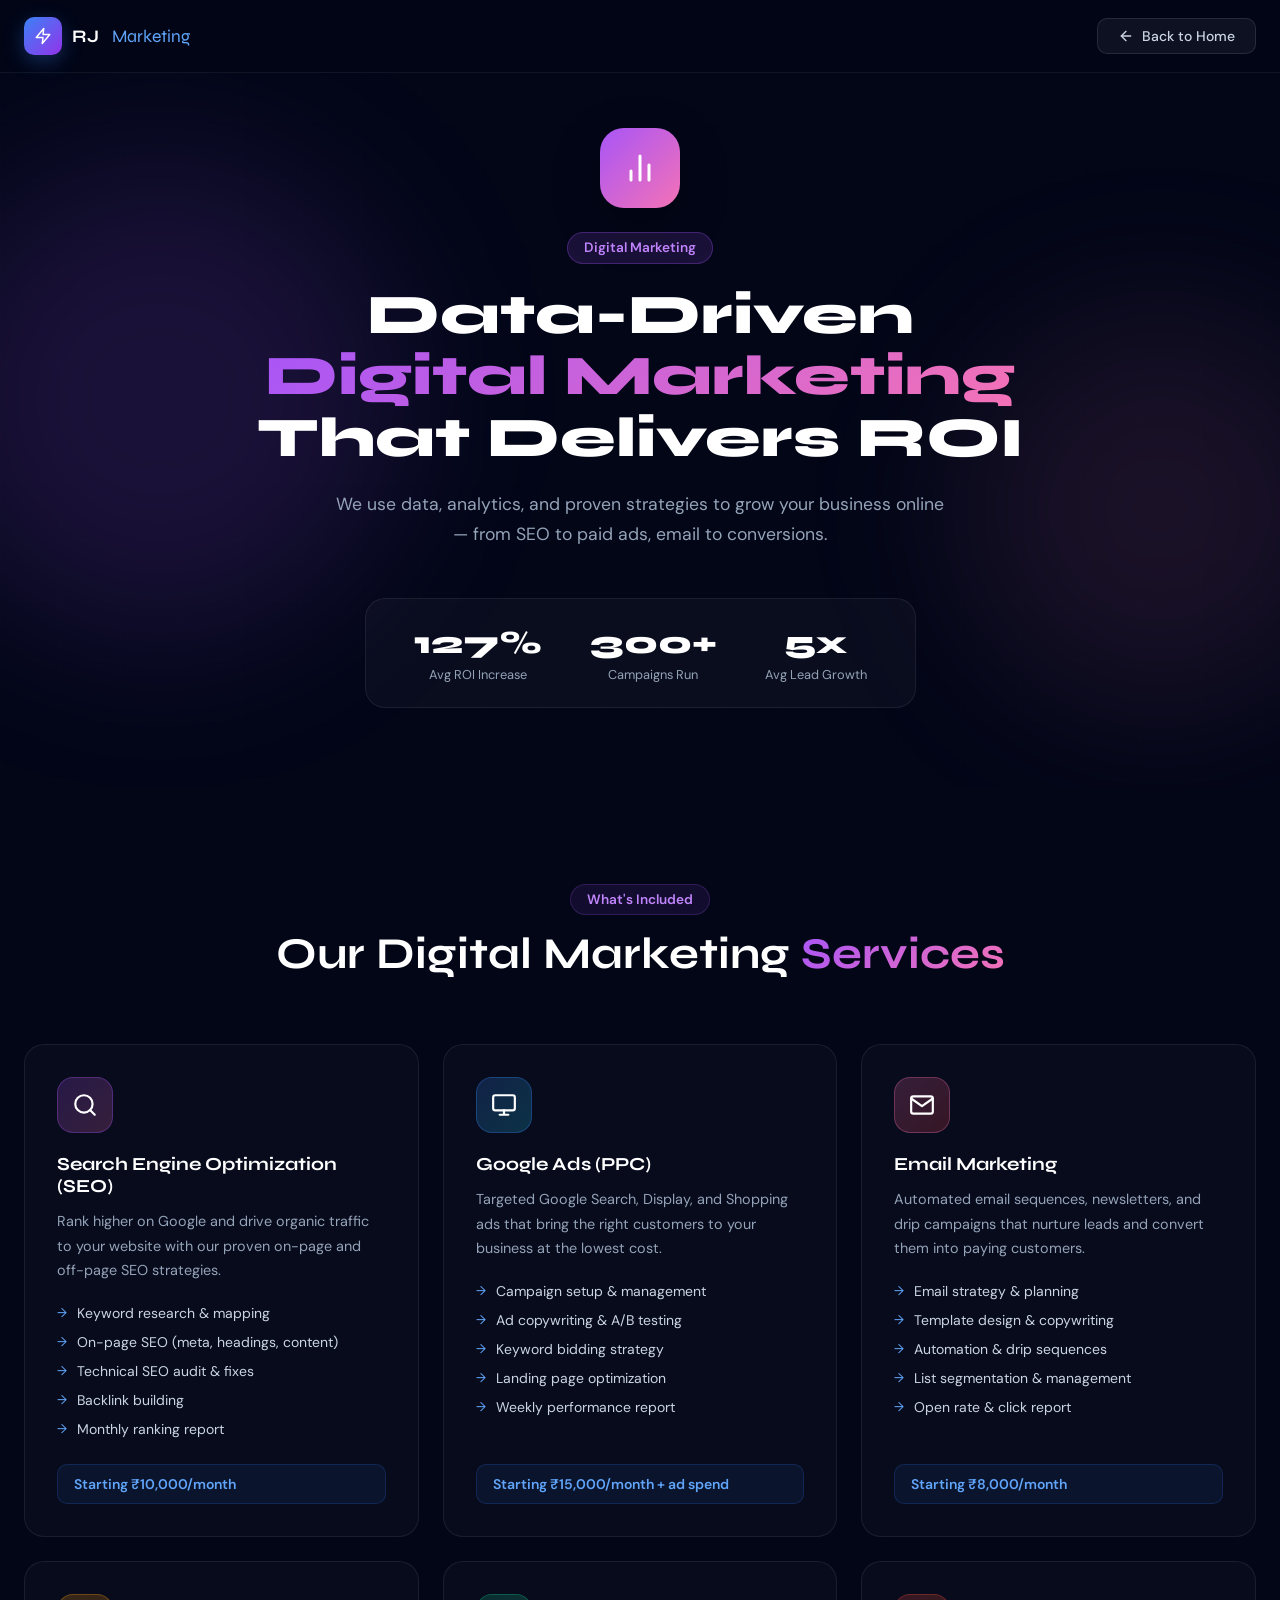
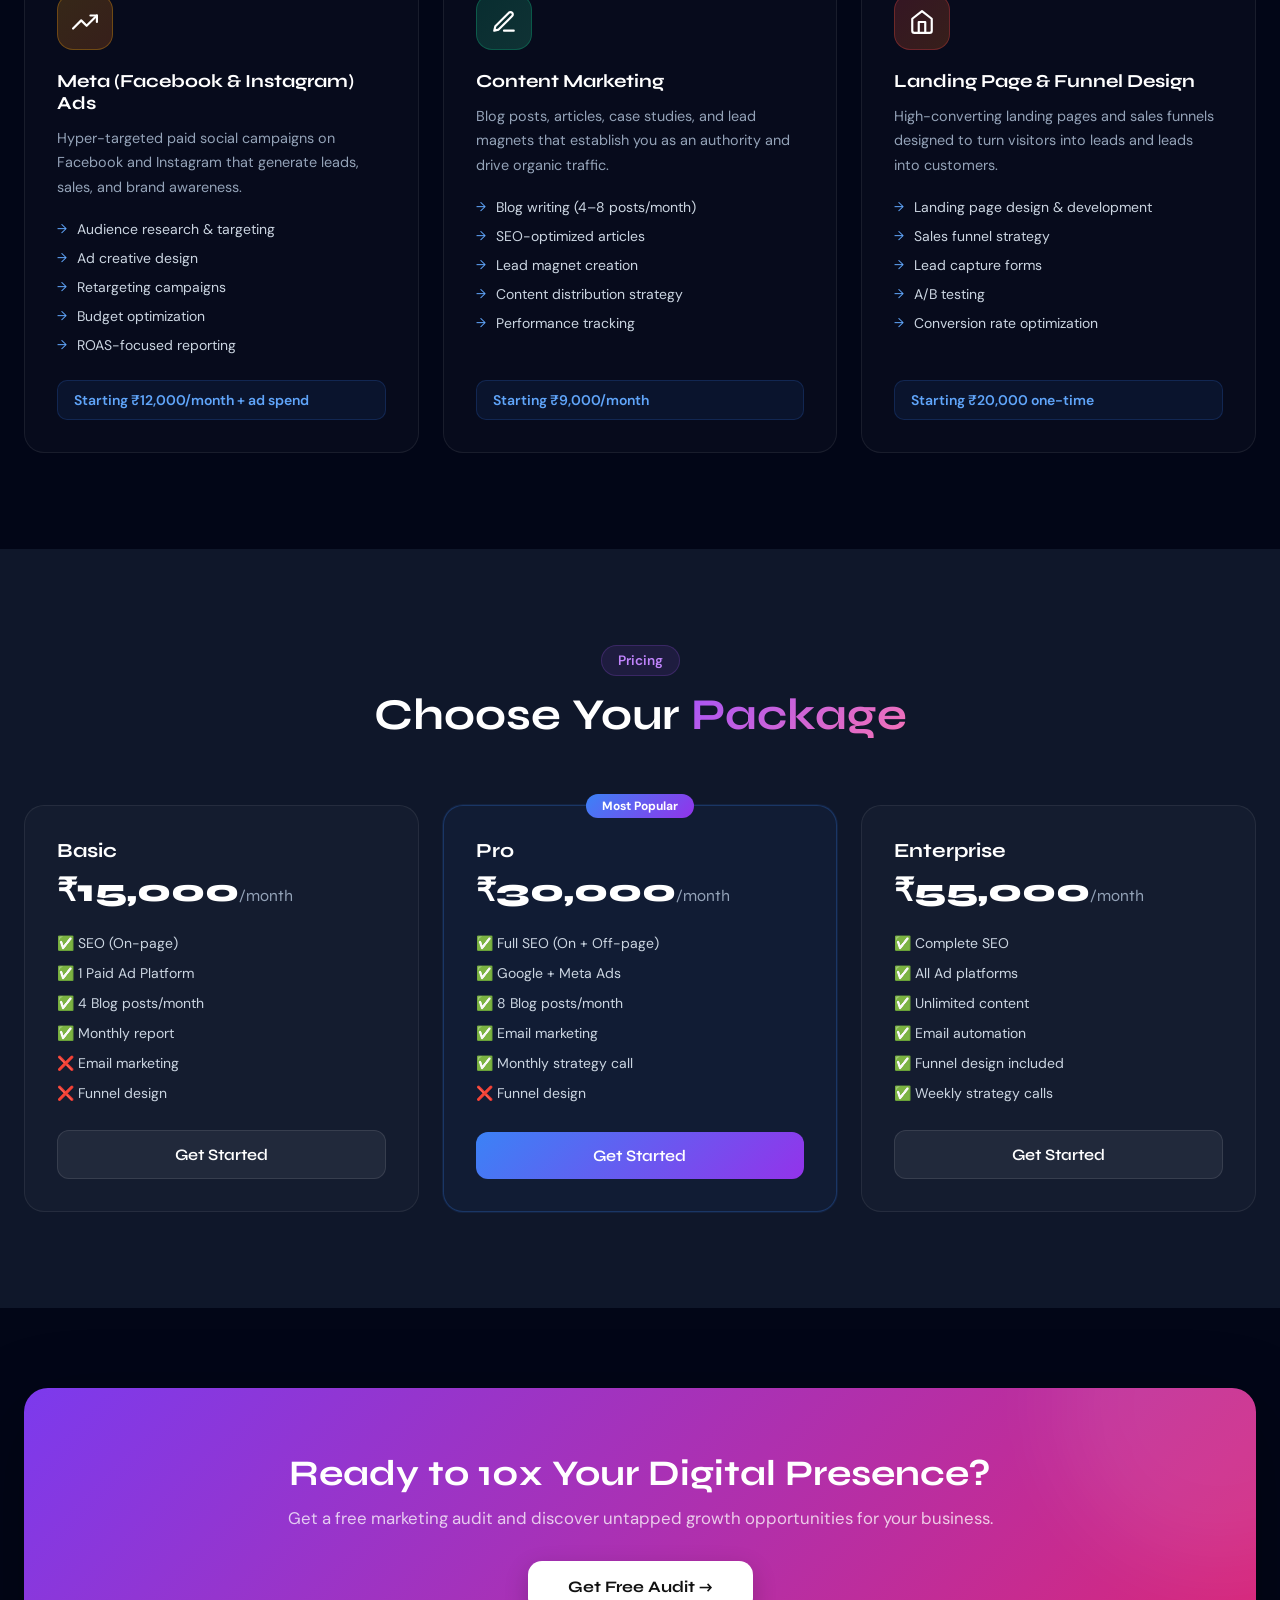
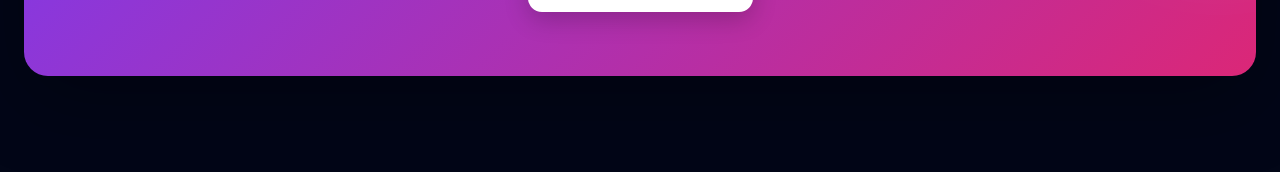
<file: digital-marketing.html>
<!DOCTYPE html>
<html lang="en">
<head>
  <meta charset="UTF-8" />
  <meta name="viewport" content="width=device-width, initial-scale=1.0"/>
  <title>Digital Marketing — RJ Marketing</title>
  <link rel="preconnect" href="https://fonts.googleapis.com">
  <link href="https://fonts.googleapis.com/css2?family=Syne:wght@400;500;600;700;800&family=DM+Sans:ital,opsz,wght@0,9..40,300;0,9..40,400;0,9..40,500;1,9..40,300&display=swap" rel="stylesheet">
  <link rel="stylesheet" href="service-style.css">
</head>
<body>

<nav id="navbar">
  <div class="container">
    <div class="nav-inner">
      <a class="nav-logo" href="index.html">
        <div class="nav-logo-icon">
          <svg viewBox="0 0 24 24"><polygon points="13 2 3 14 12 14 11 22 21 10 12 10 13 2"/></svg>
        </div>
        <span class="bold">RJ</span><span class="light">Marketing</span>
      </a>
      <a href="index.html" class="btn-back">
        <svg viewBox="0 0 24 24"><line x1="19" y1="12" x2="5" y2="12"/><polyline points="12 19 5 12 12 5"/></svg>
        Back to Home
      </a>
    </div>
  </div>
</nav>

<section class="service-hero">
  <div class="hero-blobs">
    <div class="blob b1" style="background:rgba(168,85,247,0.15)"></div>
    <div class="blob b2" style="background:rgba(244,114,182,0.1)"></div>
  </div>
  <div class="container hero-content">
    <div class="hero-icon-wrap" style="background:linear-gradient(135deg,#a855f7,#f472b6);">
      <svg viewBox="0 0 24 24"><line x1="18" y1="20" x2="18" y2="10"/><line x1="12" y1="20" x2="12" y2="4"/><line x1="6" y1="20" x2="6" y2="14"/></svg>
    </div>
    <div class="hero-badge" style="background:rgba(168,85,247,0.15);border-color:rgba(168,85,247,0.3);color:#c084fc;">Digital Marketing</div>
    <h1>Data-Driven <span style="background:linear-gradient(135deg,#a855f7,#f472b6);-webkit-background-clip:text;-webkit-text-fill-color:transparent;">Digital Marketing</span> That Delivers ROI</h1>
    <p>We use data, analytics, and proven strategies to grow your business online — from SEO to paid ads, email to conversions.</p>
    <div class="hero-stats">
      <div class="hs"><span>127%</span><p>Avg ROI Increase</p></div>
      <div class="hs"><span>300+</span><p>Campaigns Run</p></div>
      <div class="hs"><span>5x</span><p>Avg Lead Growth</p></div>
    </div>
  </div>
</section>

<section class="services-section">
  <div class="container">
    <div class="section-title fade-up">
      <span class="stag" style="background:rgba(168,85,247,0.1);border:1px solid rgba(168,85,247,0.2);color:#c084fc;">What's Included</span>
      <h2>Our Digital Marketing <span style="background:linear-gradient(135deg,#a855f7,#f472b6);-webkit-background-clip:text;-webkit-text-fill-color:transparent;">Services</span></h2>
    </div>

    <div class="services-grid">

      <div class="scard fade-up">
        <div class="scard-icon" style="background:linear-gradient(135deg,rgba(168,85,247,0.2),rgba(244,114,182,0.2));border:1px solid rgba(168,85,247,0.3);">
          <svg viewBox="0 0 24 24"><circle cx="11" cy="11" r="8"/><line x1="21" y1="21" x2="16.65" y2="16.65"/></svg>
        </div>
        <h3>Search Engine Optimization (SEO)</h3>
        <p>Rank higher on Google and drive organic traffic to your website with our proven on-page and off-page SEO strategies.</p>
        <ul class="feature-list">
          <li>Keyword research & mapping</li>
          <li>On-page SEO (meta, headings, content)</li>
          <li>Technical SEO audit & fixes</li>
          <li>Backlink building</li>
          <li>Monthly ranking report</li>
        </ul>
        <div class="price-tag">Starting ₹10,000/month</div>
      </div>

      <div class="scard fade-up" style="transition-delay:0.1s">
        <div class="scard-icon" style="background:linear-gradient(135deg,rgba(59,130,246,0.2),rgba(34,211,238,0.2));border:1px solid rgba(59,130,246,0.3);">
          <svg viewBox="0 0 24 24"><rect x="2" y="3" width="20" height="14" rx="2"/><path d="M8 21h8M12 17v4"/></svg>
        </div>
        <h3>Google Ads (PPC)</h3>
        <p>Targeted Google Search, Display, and Shopping ads that bring the right customers to your business at the lowest cost.</p>
        <ul class="feature-list">
          <li>Campaign setup & management</li>
          <li>Ad copywriting & A/B testing</li>
          <li>Keyword bidding strategy</li>
          <li>Landing page optimization</li>
          <li>Weekly performance report</li>
        </ul>
        <div class="price-tag">Starting ₹15,000/month + ad spend</div>
      </div>

      <div class="scard fade-up" style="transition-delay:0.2s">
        <div class="scard-icon" style="background:linear-gradient(135deg,rgba(244,114,182,0.2),rgba(239,68,68,0.2));border:1px solid rgba(244,114,182,0.3);">
          <svg viewBox="0 0 24 24"><path d="M4 4h16c1.1 0 2 .9 2 2v12c0 1.1-.9 2-2 2H4c-1.1 0-2-.9-2-2V6c0-1.1.9-2 2-2z"/><polyline points="22,6 12,13 2,6"/></svg>
        </div>
        <h3>Email Marketing</h3>
        <p>Automated email sequences, newsletters, and drip campaigns that nurture leads and convert them into paying customers.</p>
        <ul class="feature-list">
          <li>Email strategy & planning</li>
          <li>Template design & copywriting</li>
          <li>Automation & drip sequences</li>
          <li>List segmentation & management</li>
          <li>Open rate & click report</li>
        </ul>
        <div class="price-tag">Starting ₹8,000/month</div>
      </div>

      <div class="scard fade-up" style="transition-delay:0.3s">
        <div class="scard-icon" style="background:linear-gradient(135deg,rgba(245,158,11,0.2),rgba(249,115,22,0.2));border:1px solid rgba(245,158,11,0.3);">
          <svg viewBox="0 0 24 24"><polyline points="23 6 13.5 15.5 8.5 10.5 1 18"/><polyline points="17 6 23 6 23 12"/></svg>
        </div>
        <h3>Meta (Facebook & Instagram) Ads</h3>
        <p>Hyper-targeted paid social campaigns on Facebook and Instagram that generate leads, sales, and brand awareness.</p>
        <ul class="feature-list">
          <li>Audience research & targeting</li>
          <li>Ad creative design</li>
          <li>Retargeting campaigns</li>
          <li>Budget optimization</li>
          <li>ROAS-focused reporting</li>
        </ul>
        <div class="price-tag">Starting ₹12,000/month + ad spend</div>
      </div>

      <div class="scard fade-up" style="transition-delay:0.1s">
        <div class="scard-icon" style="background:linear-gradient(135deg,rgba(16,185,129,0.2),rgba(52,211,153,0.2));border:1px solid rgba(16,185,129,0.3);">
          <svg viewBox="0 0 24 24"><path d="M12 20h9"/><path d="M16.5 3.5a2.121 2.121 0 0 1 3 3L7 19l-4 1 1-4L16.5 3.5z"/></svg>
        </div>
        <h3>Content Marketing</h3>
        <p>Blog posts, articles, case studies, and lead magnets that establish you as an authority and drive organic traffic.</p>
        <ul class="feature-list">
          <li>Blog writing (4–8 posts/month)</li>
          <li>SEO-optimized articles</li>
          <li>Lead magnet creation</li>
          <li>Content distribution strategy</li>
          <li>Performance tracking</li>
        </ul>
        <div class="price-tag">Starting ₹9,000/month</div>
      </div>

      <div class="scard fade-up" style="transition-delay:0.2s">
        <div class="scard-icon" style="background:linear-gradient(135deg,rgba(239,68,68,0.2),rgba(249,115,22,0.2));border:1px solid rgba(239,68,68,0.3);">
          <svg viewBox="0 0 24 24"><path d="M3 9l9-7 9 7v11a2 2 0 0 1-2 2H5a2 2 0 0 1-2-2z"/><polyline points="9 22 9 12 15 12 15 22"/></svg>
        </div>
        <h3>Landing Page & Funnel Design</h3>
        <p>High-converting landing pages and sales funnels designed to turn visitors into leads and leads into customers.</p>
        <ul class="feature-list">
          <li>Landing page design & development</li>
          <li>Sales funnel strategy</li>
          <li>Lead capture forms</li>
          <li>A/B testing</li>
          <li>Conversion rate optimization</li>
        </ul>
        <div class="price-tag">Starting ₹20,000 one-time</div>
      </div>

    </div>
  </div>
</section>

<section class="packages-section">
  <div class="container">
    <div class="section-title fade-up">
      <span class="stag" style="background:rgba(168,85,247,0.1);border:1px solid rgba(168,85,247,0.2);color:#c084fc;">Pricing</span>
      <h2>Choose Your <span style="background:linear-gradient(135deg,#a855f7,#f472b6);-webkit-background-clip:text;-webkit-text-fill-color:transparent;">Package</span></h2>
    </div>
    <div class="pkg-grid">
      <div class="pkg-card fade-up">
        <div class="pkg-header"><h3>Basic</h3><div class="pkg-price">₹15,000<span>/month</span></div></div>
        <ul>
          <li>✅ SEO (On-page)</li>
          <li>✅ 1 Paid Ad Platform</li>
          <li>✅ 4 Blog posts/month</li>
          <li>✅ Monthly report</li>
          <li>❌ Email marketing</li>
          <li>❌ Funnel design</li>
        </ul>
        <a href="index.html#contact" class="pkg-btn">Get Started</a>
      </div>
      <div class="pkg-card featured fade-up" style="transition-delay:0.1s">
        <div class="pkg-badge">Most Popular</div>
        <div class="pkg-header"><h3>Pro</h3><div class="pkg-price">₹30,000<span>/month</span></div></div>
        <ul>
          <li>✅ Full SEO (On + Off-page)</li>
          <li>✅ Google + Meta Ads</li>
          <li>✅ 8 Blog posts/month</li>
          <li>✅ Email marketing</li>
          <li>✅ Monthly strategy call</li>
          <li>❌ Funnel design</li>
        </ul>
        <a href="index.html#contact" class="pkg-btn featured-btn">Get Started</a>
      </div>
      <div class="pkg-card fade-up" style="transition-delay:0.2s">
        <div class="pkg-header"><h3>Enterprise</h3><div class="pkg-price">₹55,000<span>/month</span></div></div>
        <ul>
          <li>✅ Complete SEO</li>
          <li>✅ All Ad platforms</li>
          <li>✅ Unlimited content</li>
          <li>✅ Email automation</li>
          <li>✅ Funnel design included</li>
          <li>✅ Weekly strategy calls</li>
        </ul>
        <a href="index.html#contact" class="pkg-btn">Get Started</a>
      </div>
    </div>
  </div>
</section>

<section class="cta-section">
  <div class="container">
    <div class="cta-box fade-up" style="background:linear-gradient(135deg,#7c3aed,#db2777);">
      <h2>Ready to 10x Your Digital Presence?</h2>
      <p>Get a free marketing audit and discover untapped growth opportunities for your business.</p>
      <a href="index.html#contact" class="cta-btn">Get Free Audit →</a>
    </div>
  </div>
</section>

<script src="service-script.js"></script>
</body>
</html>
</file>
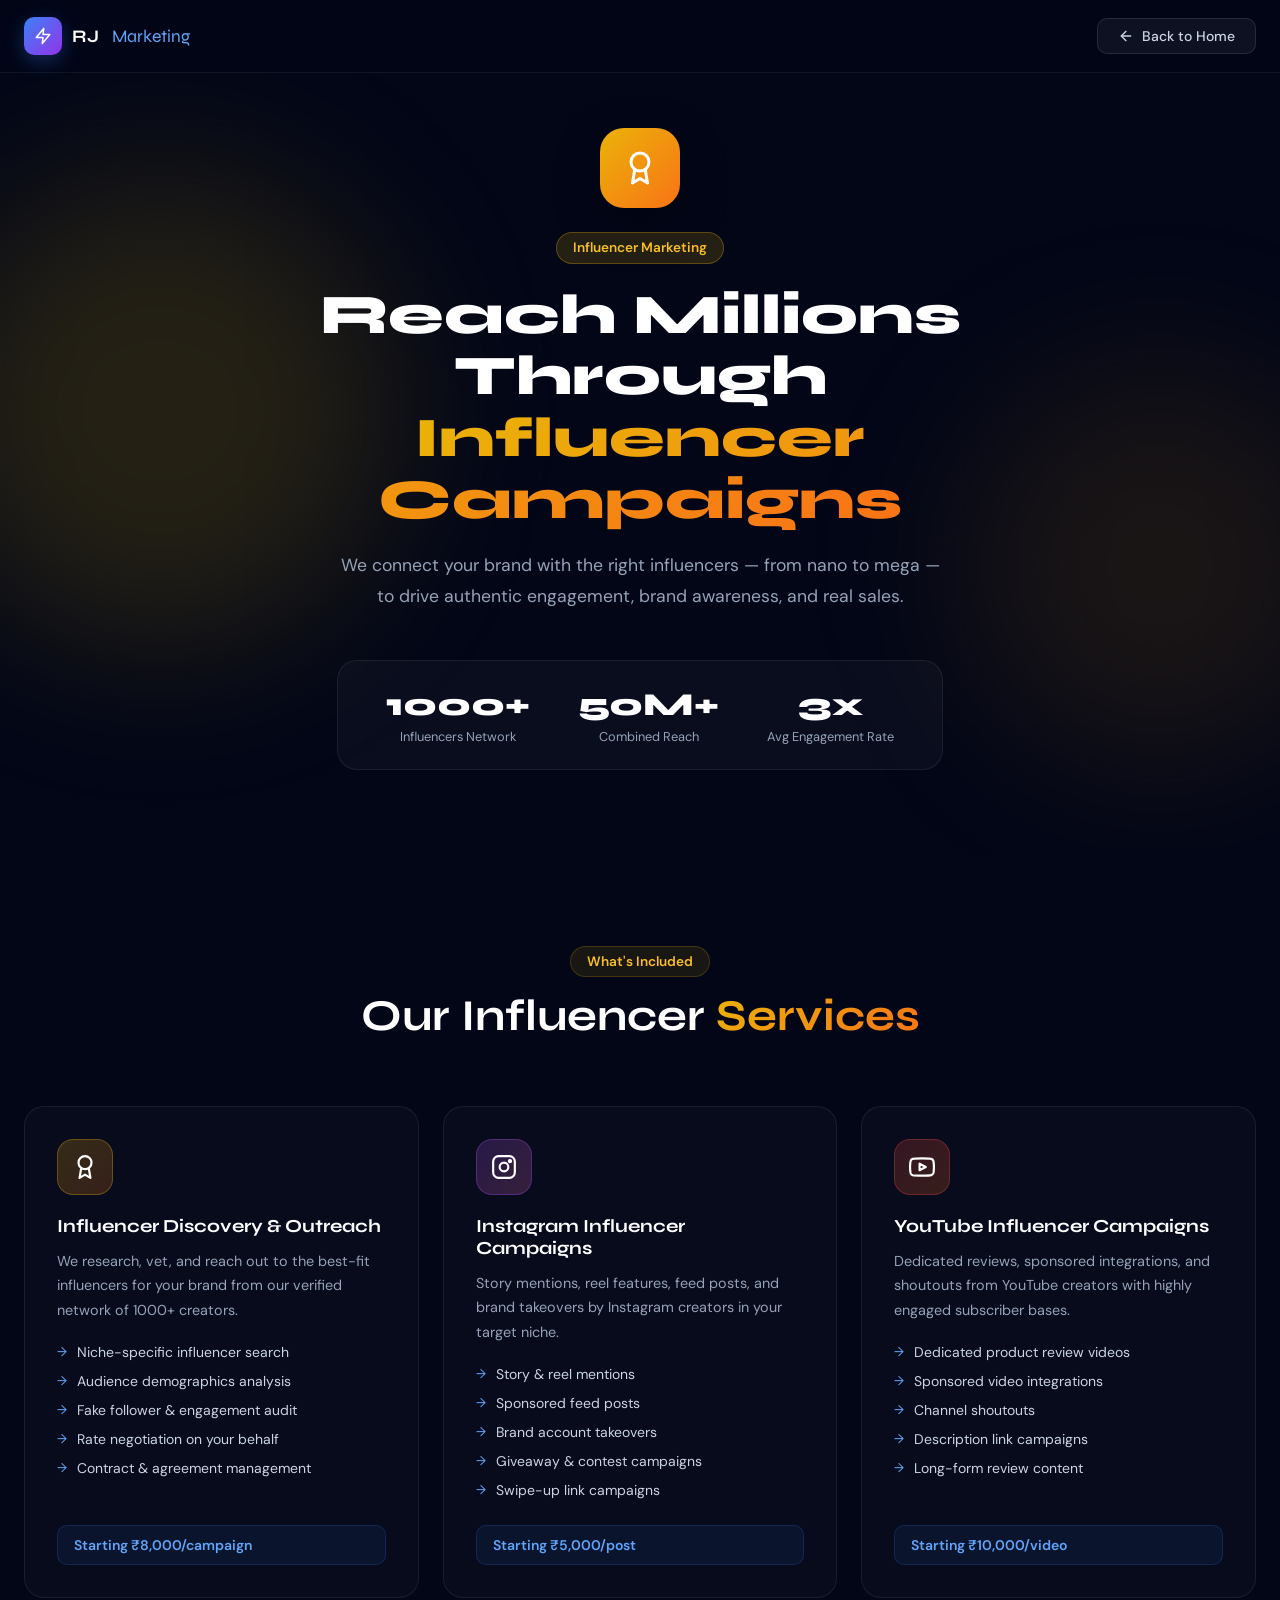
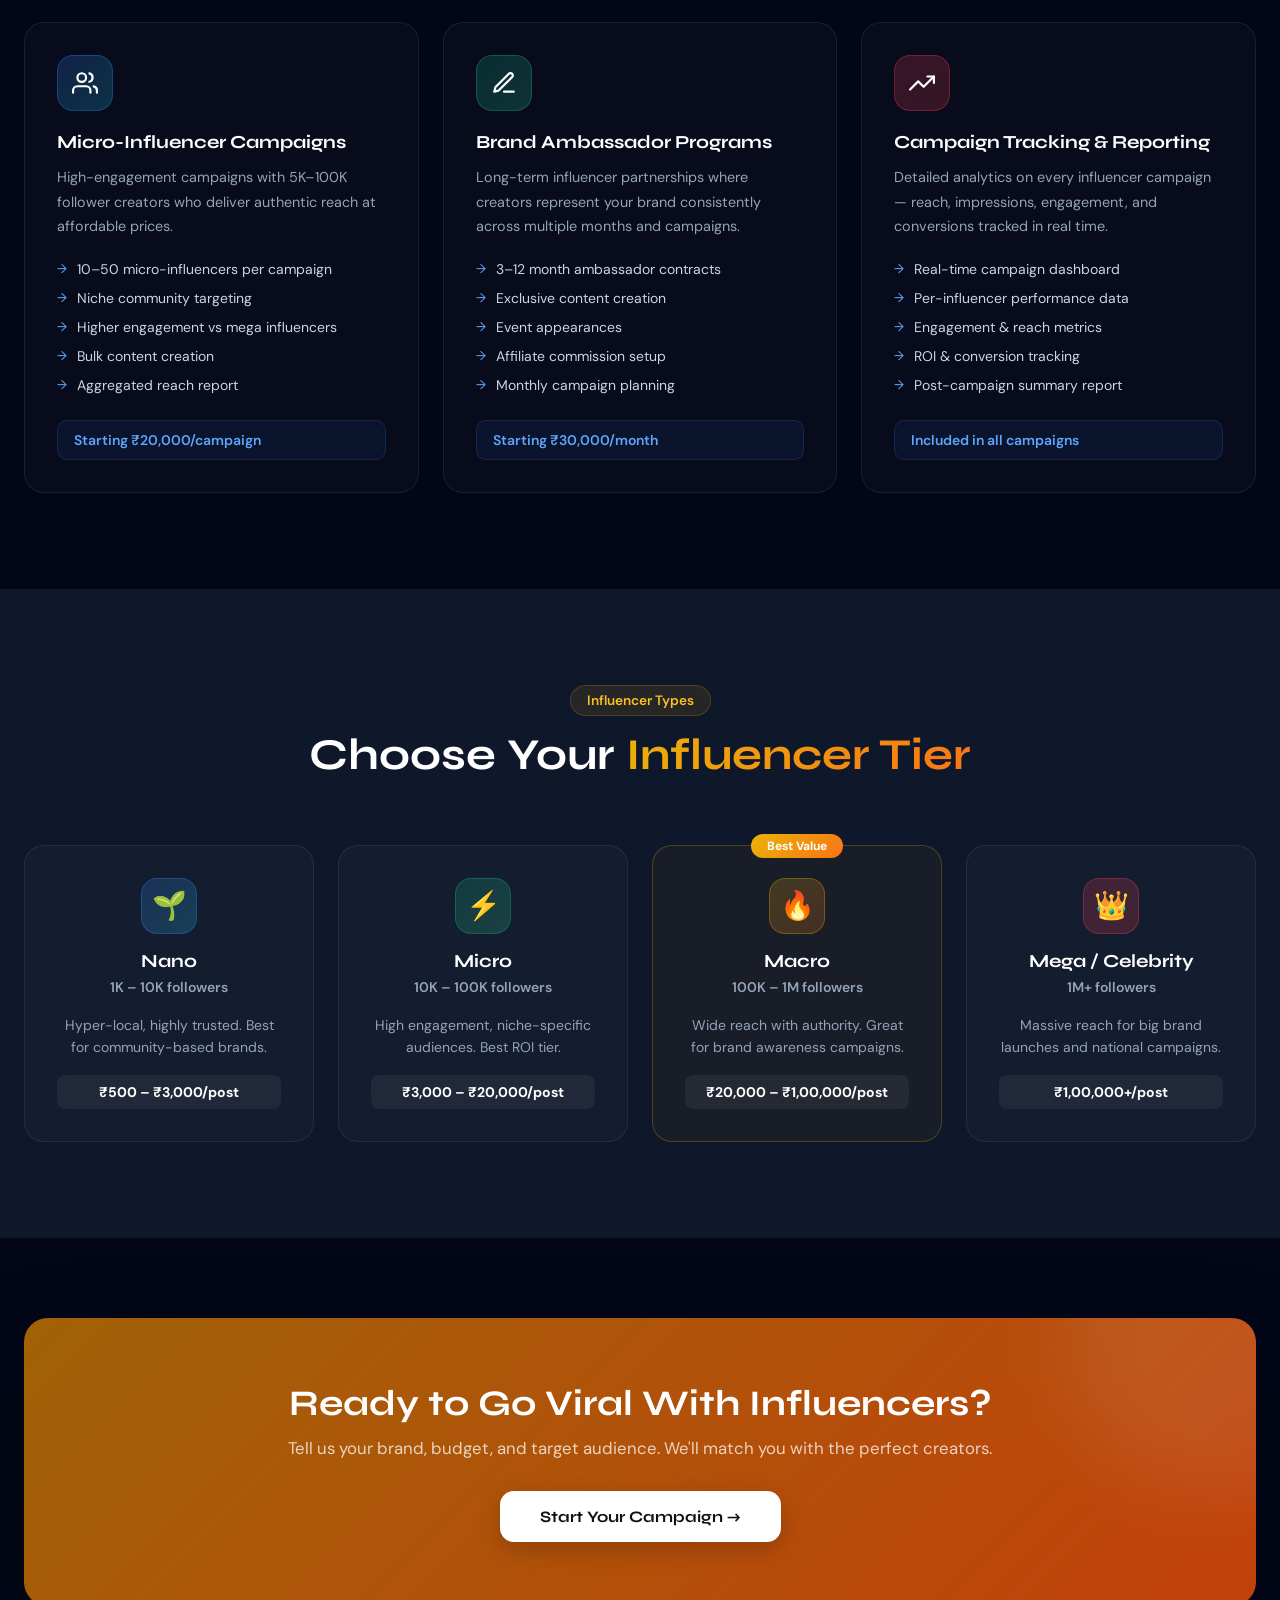
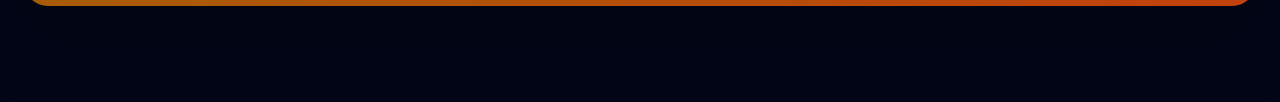
<file: influencer-marketing.html>
<!DOCTYPE html>
<html lang="en">
<head>
  <meta charset="UTF-8" />
  <meta name="viewport" content="width=device-width, initial-scale=1.0"/>
  <title>Influencer Marketing — RJ Marketing</title>
  <link rel="preconnect" href="https://fonts.googleapis.com">
  <link href="https://fonts.googleapis.com/css2?family=Syne:wght@400;500;600;700;800&family=DM+Sans:ital,opsz,wght@0,9..40,300;0,9..40,400;0,9..40,500;1,9..40,300&display=swap" rel="stylesheet">
  <link rel="stylesheet" href="service-style.css">
</head>
<body>

<nav id="navbar">
  <div class="container">
    <div class="nav-inner">
      <a class="nav-logo" href="index.html">
        <div class="nav-logo-icon">
          <svg viewBox="0 0 24 24"><polygon points="13 2 3 14 12 14 11 22 21 10 12 10 13 2"/></svg>
        </div>
        <span class="bold">RJ</span><span class="light">Marketing</span>
      </a>
      <a href="index.html" class="btn-back">
        <svg viewBox="0 0 24 24"><line x1="19" y1="12" x2="5" y2="12"/><polyline points="12 19 5 12 12 5"/></svg>
        Back to Home
      </a>
    </div>
  </div>
</nav>

<section class="service-hero">
  <div class="hero-blobs">
    <div class="blob b1" style="background:rgba(234,179,8,0.15)"></div>
    <div class="blob b2" style="background:rgba(245,158,11,0.1)"></div>
  </div>
  <div class="container hero-content">
    <div class="hero-icon-wrap" style="background:linear-gradient(135deg,#eab308,#f97316);">
      <svg viewBox="0 0 24 24"><circle cx="12" cy="8" r="6"/><path d="M15.477 12.89L17 22l-5-3-5 3 1.523-9.11"/></svg>
    </div>
    <div class="hero-badge" style="background:rgba(234,179,8,0.15);border-color:rgba(234,179,8,0.3);color:#fbbf24;">Influencer Marketing</div>
    <h1>Reach Millions Through <span style="background:linear-gradient(135deg,#eab308,#f97316);-webkit-background-clip:text;-webkit-text-fill-color:transparent;">Influencer Campaigns</span></h1>
    <p>We connect your brand with the right influencers — from nano to mega — to drive authentic engagement, brand awareness, and real sales.</p>
    <div class="hero-stats">
      <div class="hs"><span>1000+</span><p>Influencers Network</p></div>
      <div class="hs"><span>50M+</span><p>Combined Reach</p></div>
      <div class="hs"><span>3x</span><p>Avg Engagement Rate</p></div>
    </div>
  </div>
</section>

<section class="services-section">
  <div class="container">
    <div class="section-title fade-up">
      <span class="stag" style="background:rgba(234,179,8,0.1);border:1px solid rgba(234,179,8,0.2);color:#fbbf24;">What's Included</span>
      <h2>Our Influencer <span style="background:linear-gradient(135deg,#eab308,#f97316);-webkit-background-clip:text;-webkit-text-fill-color:transparent;">Services</span></h2>
    </div>

    <div class="services-grid">

      <div class="scard fade-up">
        <div class="scard-icon" style="background:linear-gradient(135deg,rgba(234,179,8,0.2),rgba(249,115,22,0.2));border:1px solid rgba(234,179,8,0.3);">
          <svg viewBox="0 0 24 24"><circle cx="12" cy="8" r="6"/><path d="M15.477 12.89L17 22l-5-3-5 3 1.523-9.11"/></svg>
        </div>
        <h3>Influencer Discovery & Outreach</h3>
        <p>We research, vet, and reach out to the best-fit influencers for your brand from our verified network of 1000+ creators.</p>
        <ul class="feature-list">
          <li>Niche-specific influencer search</li>
          <li>Audience demographics analysis</li>
          <li>Fake follower & engagement audit</li>
          <li>Rate negotiation on your behalf</li>
          <li>Contract & agreement management</li>
        </ul>
        <div class="price-tag">Starting ₹8,000/campaign</div>
      </div>

      <div class="scard fade-up" style="transition-delay:0.1s">
        <div class="scard-icon" style="background:linear-gradient(135deg,rgba(168,85,247,0.2),rgba(244,114,182,0.2));border:1px solid rgba(168,85,247,0.3);">
          <svg viewBox="0 0 24 24"><path d="M17 2H7a5 5 0 0 0-5 5v10a5 5 0 0 0 5 5h10a5 5 0 0 0 5-5V7a5 5 0 0 0-5-5z"/><circle cx="12" cy="12" r="4"/><circle cx="17.5" cy="6.5" r="1"/></svg>
        </div>
        <h3>Instagram Influencer Campaigns</h3>
        <p>Story mentions, reel features, feed posts, and brand takeovers by Instagram creators in your target niche.</p>
        <ul class="feature-list">
          <li>Story & reel mentions</li>
          <li>Sponsored feed posts</li>
          <li>Brand account takeovers</li>
          <li>Giveaway & contest campaigns</li>
          <li>Swipe-up link campaigns</li>
        </ul>
        <div class="price-tag">Starting ₹5,000/post</div>
      </div>

      <div class="scard fade-up" style="transition-delay:0.2s">
        <div class="scard-icon" style="background:linear-gradient(135deg,rgba(239,68,68,0.2),rgba(249,115,22,0.2));border:1px solid rgba(239,68,68,0.3);">
          <svg viewBox="0 0 24 24"><path d="M22.54 6.42a2.78 2.78 0 0 0-1.95-1.96C18.88 4 12 4 12 4s-6.88 0-8.59.46a2.78 2.78 0 0 0-1.95 1.96A29 29 0 0 0 1 12a29 29 0 0 0 .46 5.58A2.78 2.78 0 0 0 3.41 19.6C5.12 20 12 20 12 20s6.88 0 8.59-.46a2.78 2.78 0 0 0 1.95-1.95A29 29 0 0 0 23 12a29 29 0 0 0-.46-5.58z"/><polygon points="9.75 15.02 15.5 12 9.75 8.98 9.75 15.02"/></svg>
        </div>
        <h3>YouTube Influencer Campaigns</h3>
        <p>Dedicated reviews, sponsored integrations, and shoutouts from YouTube creators with highly engaged subscriber bases.</p>
        <ul class="feature-list">
          <li>Dedicated product review videos</li>
          <li>Sponsored video integrations</li>
          <li>Channel shoutouts</li>
          <li>Description link campaigns</li>
          <li>Long-form review content</li>
        </ul>
        <div class="price-tag">Starting ₹10,000/video</div>
      </div>

      <div class="scard fade-up" style="transition-delay:0.3s">
        <div class="scard-icon" style="background:linear-gradient(135deg,rgba(59,130,246,0.2),rgba(34,211,238,0.2));border:1px solid rgba(59,130,246,0.3);">
          <svg viewBox="0 0 24 24"><path d="M17 21v-2a4 4 0 0 0-4-4H5a4 4 0 0 0-4 4v2"/><circle cx="9" cy="7" r="4"/><path d="M23 21v-2a4 4 0 0 0-3-3.87"/><path d="M16 3.13a4 4 0 0 1 0 7.75"/></svg>
        </div>
        <h3>Micro-Influencer Campaigns</h3>
        <p>High-engagement campaigns with 5K–100K follower creators who deliver authentic reach at affordable prices.</p>
        <ul class="feature-list">
          <li>10–50 micro-influencers per campaign</li>
          <li>Niche community targeting</li>
          <li>Higher engagement vs mega influencers</li>
          <li>Bulk content creation</li>
          <li>Aggregated reach report</li>
        </ul>
        <div class="price-tag">Starting ₹20,000/campaign</div>
      </div>

      <div class="scard fade-up" style="transition-delay:0.1s">
        <div class="scard-icon" style="background:linear-gradient(135deg,rgba(16,185,129,0.2),rgba(52,211,153,0.2));border:1px solid rgba(16,185,129,0.3);">
          <svg viewBox="0 0 24 24"><path d="M12 20h9"/><path d="M16.5 3.5a2.121 2.121 0 0 1 3 3L7 19l-4 1 1-4L16.5 3.5z"/></svg>
        </div>
        <h3>Brand Ambassador Programs</h3>
        <p>Long-term influencer partnerships where creators represent your brand consistently across multiple months and campaigns.</p>
        <ul class="feature-list">
          <li>3–12 month ambassador contracts</li>
          <li>Exclusive content creation</li>
          <li>Event appearances</li>
          <li>Affiliate commission setup</li>
          <li>Monthly campaign planning</li>
        </ul>
        <div class="price-tag">Starting ₹30,000/month</div>
      </div>

      <div class="scard fade-up" style="transition-delay:0.2s">
        <div class="scard-icon" style="background:linear-gradient(135deg,rgba(244,63,94,0.2),rgba(239,68,68,0.2));border:1px solid rgba(244,63,94,0.3);">
          <svg viewBox="0 0 24 24"><polyline points="23 6 13.5 15.5 8.5 10.5 1 18"/><polyline points="17 6 23 6 23 12"/></svg>
        </div>
        <h3>Campaign Tracking & Reporting</h3>
        <p>Detailed analytics on every influencer campaign — reach, impressions, engagement, and conversions tracked in real time.</p>
        <ul class="feature-list">
          <li>Real-time campaign dashboard</li>
          <li>Per-influencer performance data</li>
          <li>Engagement & reach metrics</li>
          <li>ROI & conversion tracking</li>
          <li>Post-campaign summary report</li>
        </ul>
        <div class="price-tag">Included in all campaigns</div>
      </div>

    </div>
  </div>
</section>

<!-- INFLUENCER TIERS -->
<section class="tiers-section">
  <div class="container">
    <div class="section-title fade-up">
      <span class="stag" style="background:rgba(234,179,8,0.1);border:1px solid rgba(234,179,8,0.2);color:#fbbf24;">Influencer Types</span>
      <h2>Choose Your <span style="background:linear-gradient(135deg,#eab308,#f97316);-webkit-background-clip:text;-webkit-text-fill-color:transparent;">Influencer Tier</span></h2>
    </div>
    <div class="tiers-grid">
      <div class="tier-card fade-up">
        <div class="tier-icon" style="background:linear-gradient(135deg,rgba(59,130,246,0.2),rgba(34,211,238,0.2));border:1px solid rgba(59,130,246,0.3);">🌱</div>
        <h4>Nano</h4>
        <p class="tier-range">1K – 10K followers</p>
        <p>Hyper-local, highly trusted. Best for community-based brands.</p>
        <div class="tier-price">₹500 – ₹3,000/post</div>
      </div>
      <div class="tier-card fade-up" style="transition-delay:0.1s">
        <div class="tier-icon" style="background:linear-gradient(135deg,rgba(16,185,129,0.2),rgba(52,211,153,0.2));border:1px solid rgba(16,185,129,0.3);">⚡</div>
        <h4>Micro</h4>
        <p class="tier-range">10K – 100K followers</p>
        <p>High engagement, niche-specific audiences. Best ROI tier.</p>
        <div class="tier-price">₹3,000 – ₹20,000/post</div>
      </div>
      <div class="tier-card fade-up featured-tier" style="transition-delay:0.2s">
        <div class="tier-badge">Best Value</div>
        <div class="tier-icon" style="background:linear-gradient(135deg,rgba(234,179,8,0.2),rgba(249,115,22,0.2));border:1px solid rgba(234,179,8,0.3);">🔥</div>
        <h4>Macro</h4>
        <p class="tier-range">100K – 1M followers</p>
        <p>Wide reach with authority. Great for brand awareness campaigns.</p>
        <div class="tier-price">₹20,000 – ₹1,00,000/post</div>
      </div>
      <div class="tier-card fade-up" style="transition-delay:0.3s">
        <div class="tier-icon" style="background:linear-gradient(135deg,rgba(244,63,94,0.2),rgba(239,68,68,0.2));border:1px solid rgba(244,63,94,0.3);">👑</div>
        <h4>Mega / Celebrity</h4>
        <p class="tier-range">1M+ followers</p>
        <p>Massive reach for big brand launches and national campaigns.</p>
        <div class="tier-price">₹1,00,000+/post</div>
      </div>
    </div>
  </div>
</section>

<section class="cta-section">
  <div class="container">
    <div class="cta-box fade-up" style="background:linear-gradient(135deg,#a16207,#c2410c);">
      <h2>Ready to Go Viral With Influencers?</h2>
      <p>Tell us your brand, budget, and target audience. We'll match you with the perfect creators.</p>
      <a href="index.html#contact" class="cta-btn">Start Your Campaign →</a>
    </div>
  </div>
</section>

<script src="service-script.js"></script>
</body>
</html>
</file>
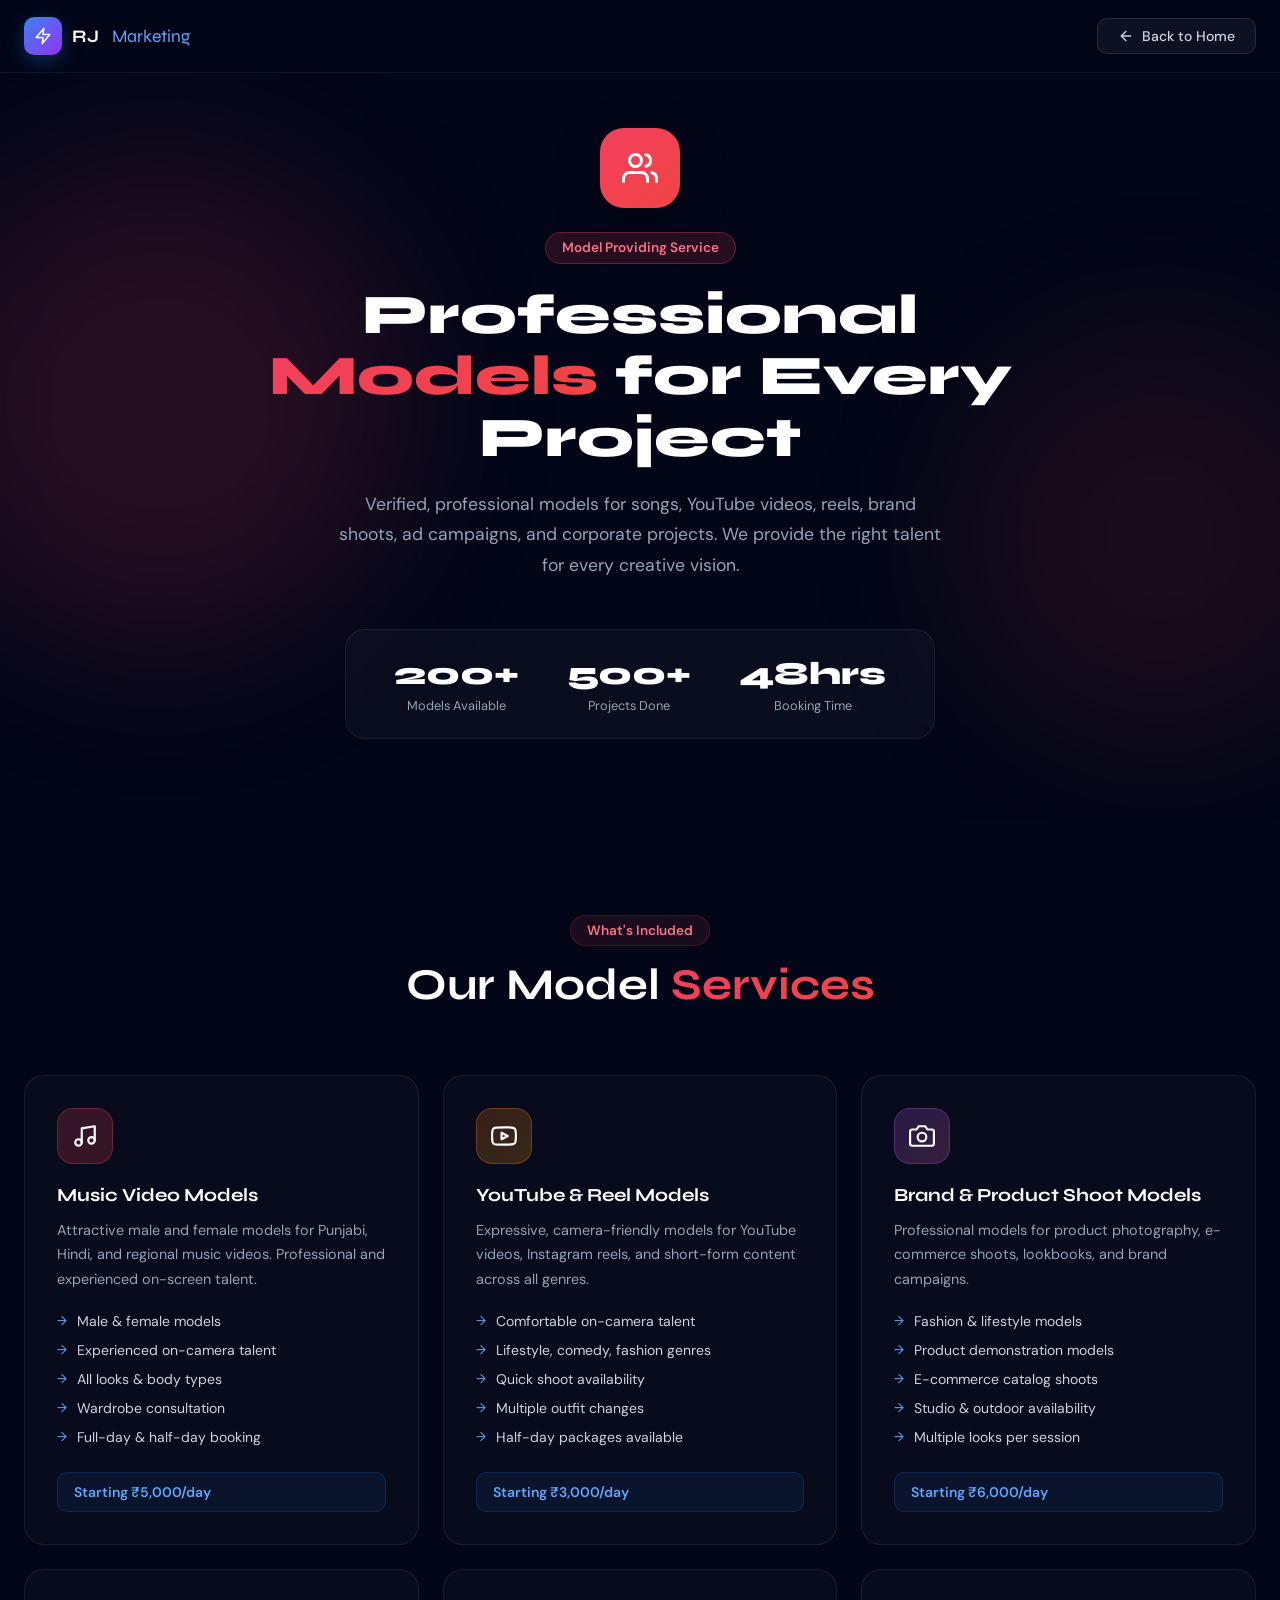
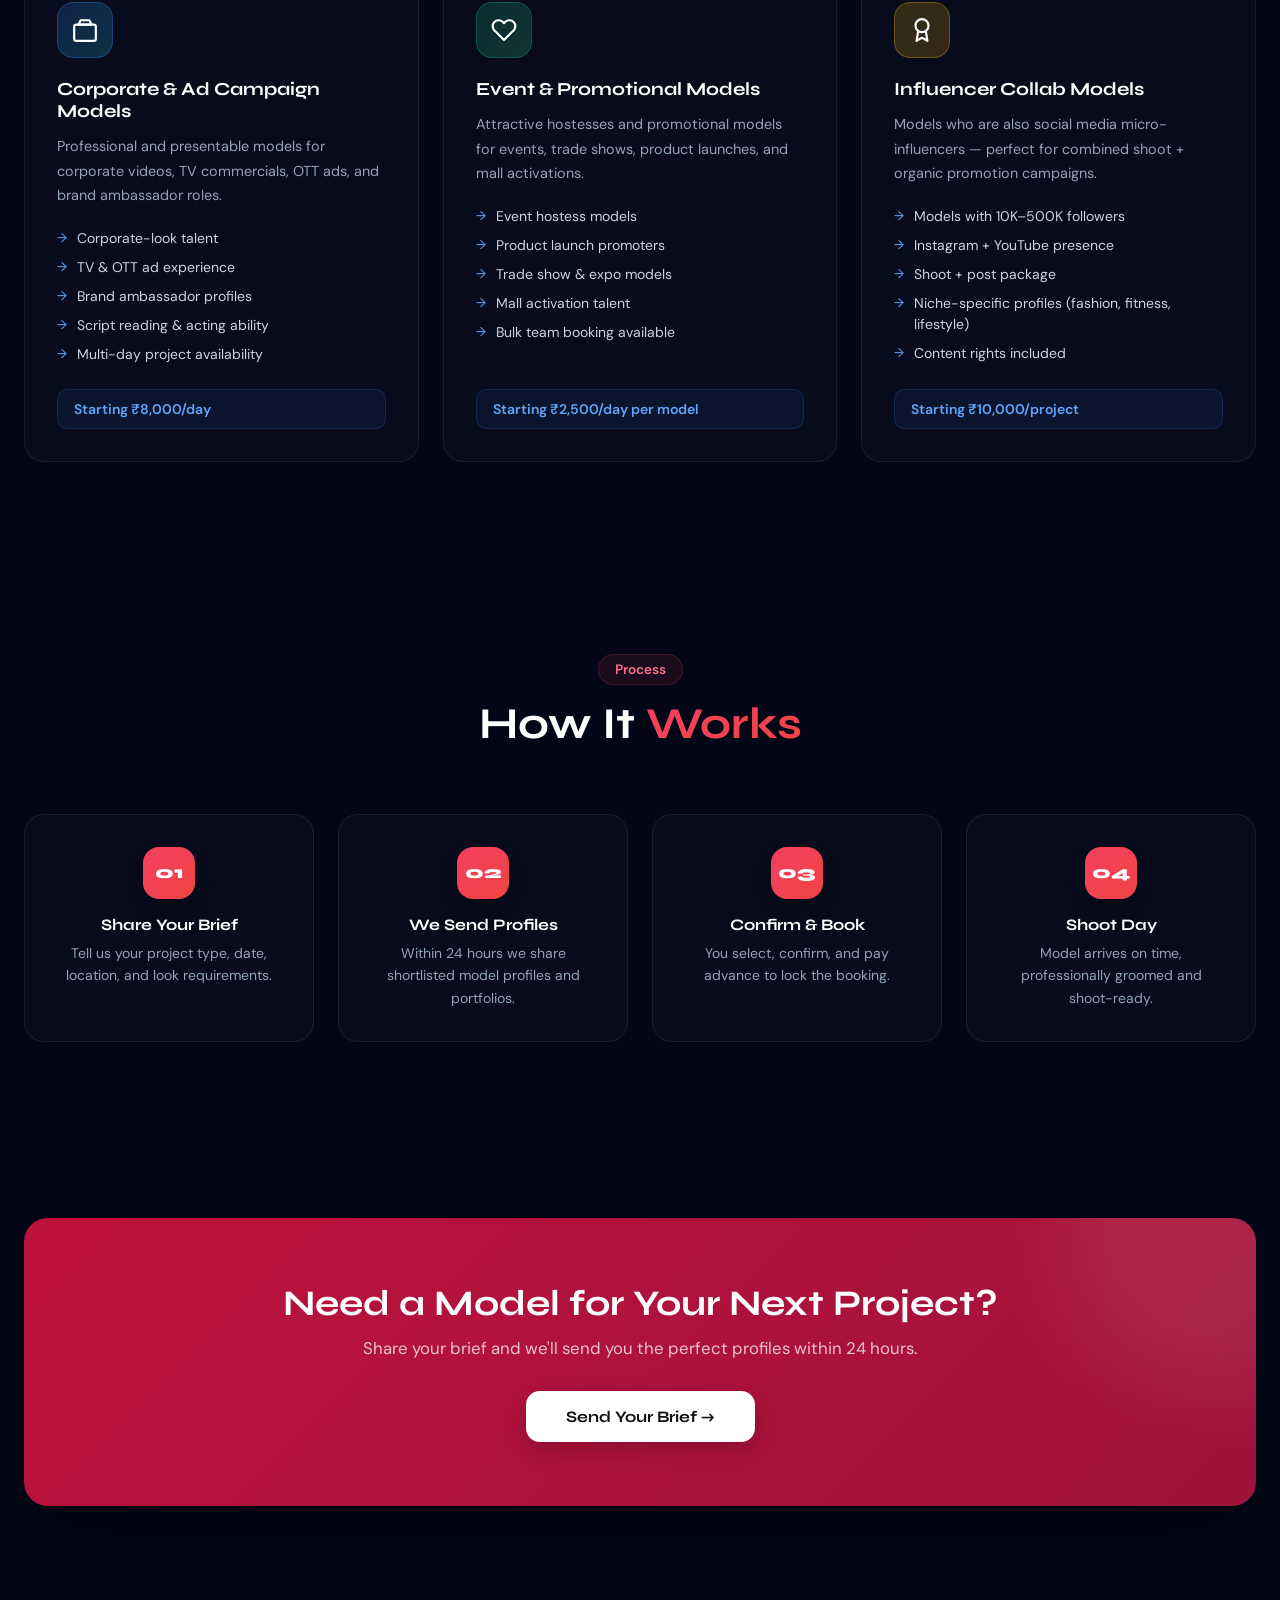
<file: model-providing.html>
<!DOCTYPE html>
<html lang="en">
<head>
  <meta charset="UTF-8" />
  <meta name="viewport" content="width=device-width, initial-scale=1.0"/>
  <title>Model Providing Service — RJ Marketing</title>
  <link rel="preconnect" href="https://fonts.googleapis.com">
  <link href="https://fonts.googleapis.com/css2?family=Syne:wght@400;500;600;700;800&family=DM+Sans:ital,opsz,wght@0,9..40,300;0,9..40,400;0,9..40,500;1,9..40,300&display=swap" rel="stylesheet">
  <link rel="stylesheet" href="service-style.css">
</head>
<body>

<nav id="navbar">
  <div class="container">
    <div class="nav-inner">
      <a class="nav-logo" href="index.html">
        <div class="nav-logo-icon">
          <svg viewBox="0 0 24 24"><polygon points="13 2 3 14 12 14 11 22 21 10 12 10 13 2"/></svg>
        </div>
        <span class="bold">RJ</span><span class="light">Marketing</span>
      </a>
      <a href="index.html" class="btn-back">
        <svg viewBox="0 0 24 24"><line x1="19" y1="12" x2="5" y2="12"/><polyline points="12 19 5 12 12 5"/></svg>
        Back to Home
      </a>
    </div>
  </div>
</nav>

<section class="service-hero">
  <div class="hero-blobs">
    <div class="blob b1" style="background:rgba(244,63,94,0.15)"></div>
    <div class="blob b2" style="background:rgba(239,68,68,0.1)"></div>
  </div>
  <div class="container hero-content">
    <div class="hero-icon-wrap" style="background:linear-gradient(135deg,#f43f5e,#ef4444);">
      <svg viewBox="0 0 24 24"><path d="M17 21v-2a4 4 0 0 0-4-4H5a4 4 0 0 0-4 4v2"/><circle cx="9" cy="7" r="4"/><path d="M23 21v-2a4 4 0 0 0-3-3.87"/><path d="M16 3.13a4 4 0 0 1 0 7.75"/></svg>
    </div>
    <div class="hero-badge" style="background:rgba(244,63,94,0.15);border-color:rgba(244,63,94,0.3);color:#fb7185;">Model Providing Service</div>
    <h1>Professional <span style="background:linear-gradient(135deg,#f43f5e,#ef4444);-webkit-background-clip:text;-webkit-text-fill-color:transparent;">Models</span> for Every Project</h1>
    <p>Verified, professional models for songs, YouTube videos, reels, brand shoots, ad campaigns, and corporate projects. We provide the right talent for every creative vision.</p>
    <div class="hero-stats">
      <div class="hs"><span>200+</span><p>Models Available</p></div>
      <div class="hs"><span>500+</span><p>Projects Done</p></div>
      <div class="hs"><span>48hrs</span><p>Booking Time</p></div>
    </div>
  </div>
</section>

<section class="services-section">
  <div class="container">
    <div class="section-title fade-up">
      <span class="stag" style="background:rgba(244,63,94,0.1);border:1px solid rgba(244,63,94,0.2);color:#fb7185;">What's Included</span>
      <h2>Our Model <span style="background:linear-gradient(135deg,#f43f5e,#ef4444);-webkit-background-clip:text;-webkit-text-fill-color:transparent;">Services</span></h2>
    </div>

    <div class="services-grid">

      <div class="scard fade-up">
        <div class="scard-icon" style="background:linear-gradient(135deg,rgba(244,63,94,0.2),rgba(239,68,68,0.2));border:1px solid rgba(244,63,94,0.3);">
          <svg viewBox="0 0 24 24"><path d="M9 18V5l12-2v13"/><circle cx="6" cy="18" r="3"/><circle cx="18" cy="16" r="3"/></svg>
        </div>
        <h3>Music Video Models</h3>
        <p>Attractive male and female models for Punjabi, Hindi, and regional music videos. Professional and experienced on-screen talent.</p>
        <ul class="feature-list">
          <li>Male & female models</li>
          <li>Experienced on-camera talent</li>
          <li>All looks & body types</li>
          <li>Wardrobe consultation</li>
          <li>Full-day & half-day booking</li>
        </ul>
        <div class="price-tag">Starting ₹5,000/day</div>
      </div>

      <div class="scard fade-up" style="transition-delay:0.1s">
        <div class="scard-icon" style="background:linear-gradient(135deg,rgba(249,115,22,0.2),rgba(245,158,11,0.2));border:1px solid rgba(249,115,22,0.3);">
          <svg viewBox="0 0 24 24"><path d="M22.54 6.42a2.78 2.78 0 0 0-1.95-1.96C18.88 4 12 4 12 4s-6.88 0-8.59.46a2.78 2.78 0 0 0-1.95 1.96A29 29 0 0 0 1 12a29 29 0 0 0 .46 5.58A2.78 2.78 0 0 0 3.41 19.6C5.12 20 12 20 12 20s6.88 0 8.59-.46a2.78 2.78 0 0 0 1.95-1.95A29 29 0 0 0 23 12a29 29 0 0 0-.46-5.58z"/><polygon points="9.75 15.02 15.5 12 9.75 8.98 9.75 15.02"/></svg>
        </div>
        <h3>YouTube & Reel Models</h3>
        <p>Expressive, camera-friendly models for YouTube videos, Instagram reels, and short-form content across all genres.</p>
        <ul class="feature-list">
          <li>Comfortable on-camera talent</li>
          <li>Lifestyle, comedy, fashion genres</li>
          <li>Quick shoot availability</li>
          <li>Multiple outfit changes</li>
          <li>Half-day packages available</li>
        </ul>
        <div class="price-tag">Starting ₹3,000/day</div>
      </div>

      <div class="scard fade-up" style="transition-delay:0.2s">
        <div class="scard-icon" style="background:linear-gradient(135deg,rgba(168,85,247,0.2),rgba(244,114,182,0.2));border:1px solid rgba(168,85,247,0.3);">
          <svg viewBox="0 0 24 24"><path d="M23 19a2 2 0 0 1-2 2H3a2 2 0 0 1-2-2V8a2 2 0 0 1 2-2h4l2-3h6l2 3h4a2 2 0 0 1 2 2z"/><circle cx="12" cy="13" r="4"/></svg>
        </div>
        <h3>Brand & Product Shoot Models</h3>
        <p>Professional models for product photography, e-commerce shoots, lookbooks, and brand campaigns.</p>
        <ul class="feature-list">
          <li>Fashion & lifestyle models</li>
          <li>Product demonstration models</li>
          <li>E-commerce catalog shoots</li>
          <li>Studio & outdoor availability</li>
          <li>Multiple looks per session</li>
        </ul>
        <div class="price-tag">Starting ₹6,000/day</div>
      </div>

      <div class="scard fade-up" style="transition-delay:0.3s">
        <div class="scard-icon" style="background:linear-gradient(135deg,rgba(59,130,246,0.2),rgba(34,211,238,0.2));border:1px solid rgba(59,130,246,0.3);">
          <svg viewBox="0 0 24 24"><rect x="2" y="7" width="20" height="15" rx="2"/><path d="M16 3H8L6 7h12l-2-4z"/></svg>
        </div>
        <h3>Corporate & Ad Campaign Models</h3>
        <p>Professional and presentable models for corporate videos, TV commercials, OTT ads, and brand ambassador roles.</p>
        <ul class="feature-list">
          <li>Corporate-look talent</li>
          <li>TV & OTT ad experience</li>
          <li>Brand ambassador profiles</li>
          <li>Script reading & acting ability</li>
          <li>Multi-day project availability</li>
        </ul>
        <div class="price-tag">Starting ₹8,000/day</div>
      </div>

      <div class="scard fade-up" style="transition-delay:0.1s">
        <div class="scard-icon" style="background:linear-gradient(135deg,rgba(16,185,129,0.2),rgba(52,211,153,0.2));border:1px solid rgba(16,185,129,0.3);">
          <svg viewBox="0 0 24 24"><path d="M20.84 4.61a5.5 5.5 0 0 0-7.78 0L12 5.67l-1.06-1.06a5.5 5.5 0 0 0-7.78 7.78l1.06 1.06L12 21.23l7.78-7.78 1.06-1.06a5.5 5.5 0 0 0 0-7.78z"/></svg>
        </div>
        <h3>Event & Promotional Models</h3>
        <p>Attractive hostesses and promotional models for events, trade shows, product launches, and mall activations.</p>
        <ul class="feature-list">
          <li>Event hostess models</li>
          <li>Product launch promoters</li>
          <li>Trade show & expo models</li>
          <li>Mall activation talent</li>
          <li>Bulk team booking available</li>
        </ul>
        <div class="price-tag">Starting ₹2,500/day per model</div>
      </div>

      <div class="scard fade-up" style="transition-delay:0.2s">
        <div class="scard-icon" style="background:linear-gradient(135deg,rgba(234,179,8,0.2),rgba(245,158,11,0.2));border:1px solid rgba(234,179,8,0.3);">
          <svg viewBox="0 0 24 24"><circle cx="12" cy="8" r="6"/><path d="M15.477 12.89L17 22l-5-3-5 3 1.523-9.11"/></svg>
        </div>
        <h3>Influencer Collab Models</h3>
        <p>Models who are also social media micro-influencers — perfect for combined shoot + organic promotion campaigns.</p>
        <ul class="feature-list">
          <li>Models with 10K–500K followers</li>
          <li>Instagram + YouTube presence</li>
          <li>Shoot + post package</li>
          <li>Niche-specific profiles (fashion, fitness, lifestyle)</li>
          <li>Content rights included</li>
        </ul>
        <div class="price-tag">Starting ₹10,000/project</div>
      </div>

    </div>
  </div>
</section>

<!-- HOW IT WORKS -->
<section class="how-section">
  <div class="container">
    <div class="section-title fade-up">
      <span class="stag" style="background:rgba(244,63,94,0.1);border:1px solid rgba(244,63,94,0.2);color:#fb7185;">Process</span>
      <h2>How It <span style="background:linear-gradient(135deg,#f43f5e,#ef4444);-webkit-background-clip:text;-webkit-text-fill-color:transparent;">Works</span></h2>
    </div>
    <div class="steps-grid">
      <div class="step fade-up"><div class="step-num" style="background:linear-gradient(135deg,#f43f5e,#ef4444);">01</div><h4>Share Your Brief</h4><p>Tell us your project type, date, location, and look requirements.</p></div>
      <div class="step fade-up" style="transition-delay:0.1s"><div class="step-num" style="background:linear-gradient(135deg,#f43f5e,#ef4444);">02</div><h4>We Send Profiles</h4><p>Within 24 hours we share shortlisted model profiles and portfolios.</p></div>
      <div class="step fade-up" style="transition-delay:0.2s"><div class="step-num" style="background:linear-gradient(135deg,#f43f5e,#ef4444);">03</div><h4>Confirm & Book</h4><p>You select, confirm, and pay advance to lock the booking.</p></div>
      <div class="step fade-up" style="transition-delay:0.3s"><div class="step-num" style="background:linear-gradient(135deg,#f43f5e,#ef4444);">04</div><h4>Shoot Day</h4><p>Model arrives on time, professionally groomed and shoot-ready.</p></div>
    </div>
  </div>
</section>

<section class="cta-section">
  <div class="container">
    <div class="cta-box fade-up" style="background:linear-gradient(135deg,#be123c,#9f1239);">
      <h2>Need a Model for Your Next Project?</h2>
      <p>Share your brief and we'll send you the perfect profiles within 24 hours.</p>
      <a href="index.html#contact" class="cta-btn">Send Your Brief →</a>
    </div>
  </div>
</section>

<script src="service-script.js"></script>
</body>
</html>
</file>
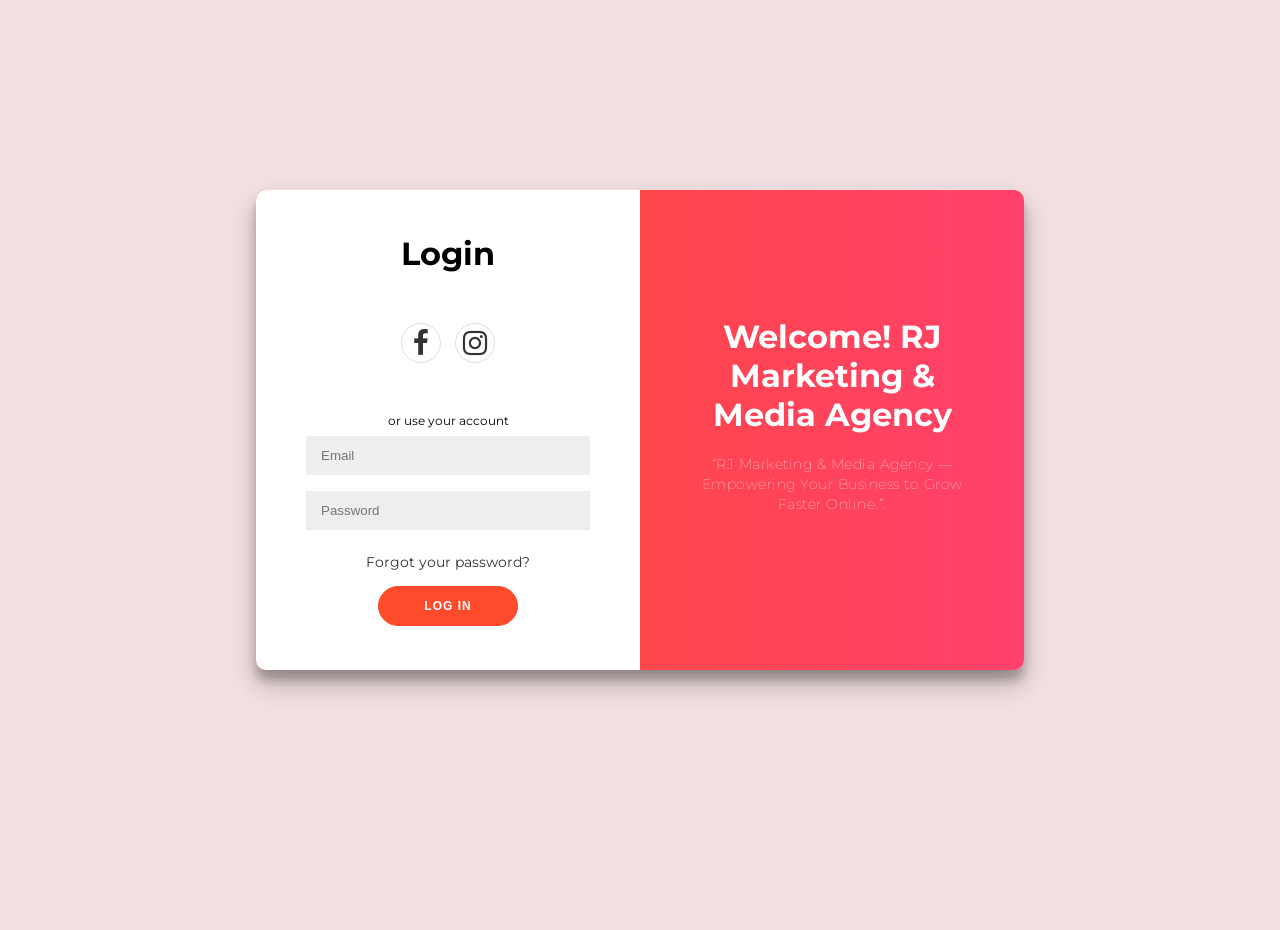
<file: signin.html>
<!DOCTYPE html>
<html>
<head>
	<link rel="stylesheet" href="signin.css">
	<link rel="stylesheet" href="https://cdnjs.cloudflare.com/ajax/libs/font-awesome/4.7.0/css/font-awesome.min.css">
	<title>Login Form Using HTML And CSS Only</title>
</head>
<body>
	<div class="container" id="container">
		<div class="form-container log-in-container">
			<form action="#">
				<h1>Login</h1>
				<div class="social-container">
					<a href="https://www.facebook.com/share/18LbHkdDwG/" class="social"><i class="fa fa-facebook fa-2x"></i></a>
					<a href="https://www.instagram.com/rj_marketing_company?igsh=MW94M3VxOGhtcHhnZw==" class="social"><i class="fab fa fa-instagram fa-2x"></i></a>
				</div>
				<span>or use your account</span>
				<input type="email" placeholder="Email" />
				<input type="password" placeholder="Password" />
				<a href="#">Forgot your password?</a>
				<button>Log In</button>
			</form>
		</div>
		<div class="overlay-container">
			<div class="overlay">
				<div class="overlay-panel overlay-right">
					<h1>Welcome! RJ Marketing & Media Agency</h1>
					<p>“RJ Marketing & Media Agency — Empowering Your Business to Grow Faster Online.”.</p>
				</div>
			</div>
		</div>
	</div>
</body>
</html>
</file>
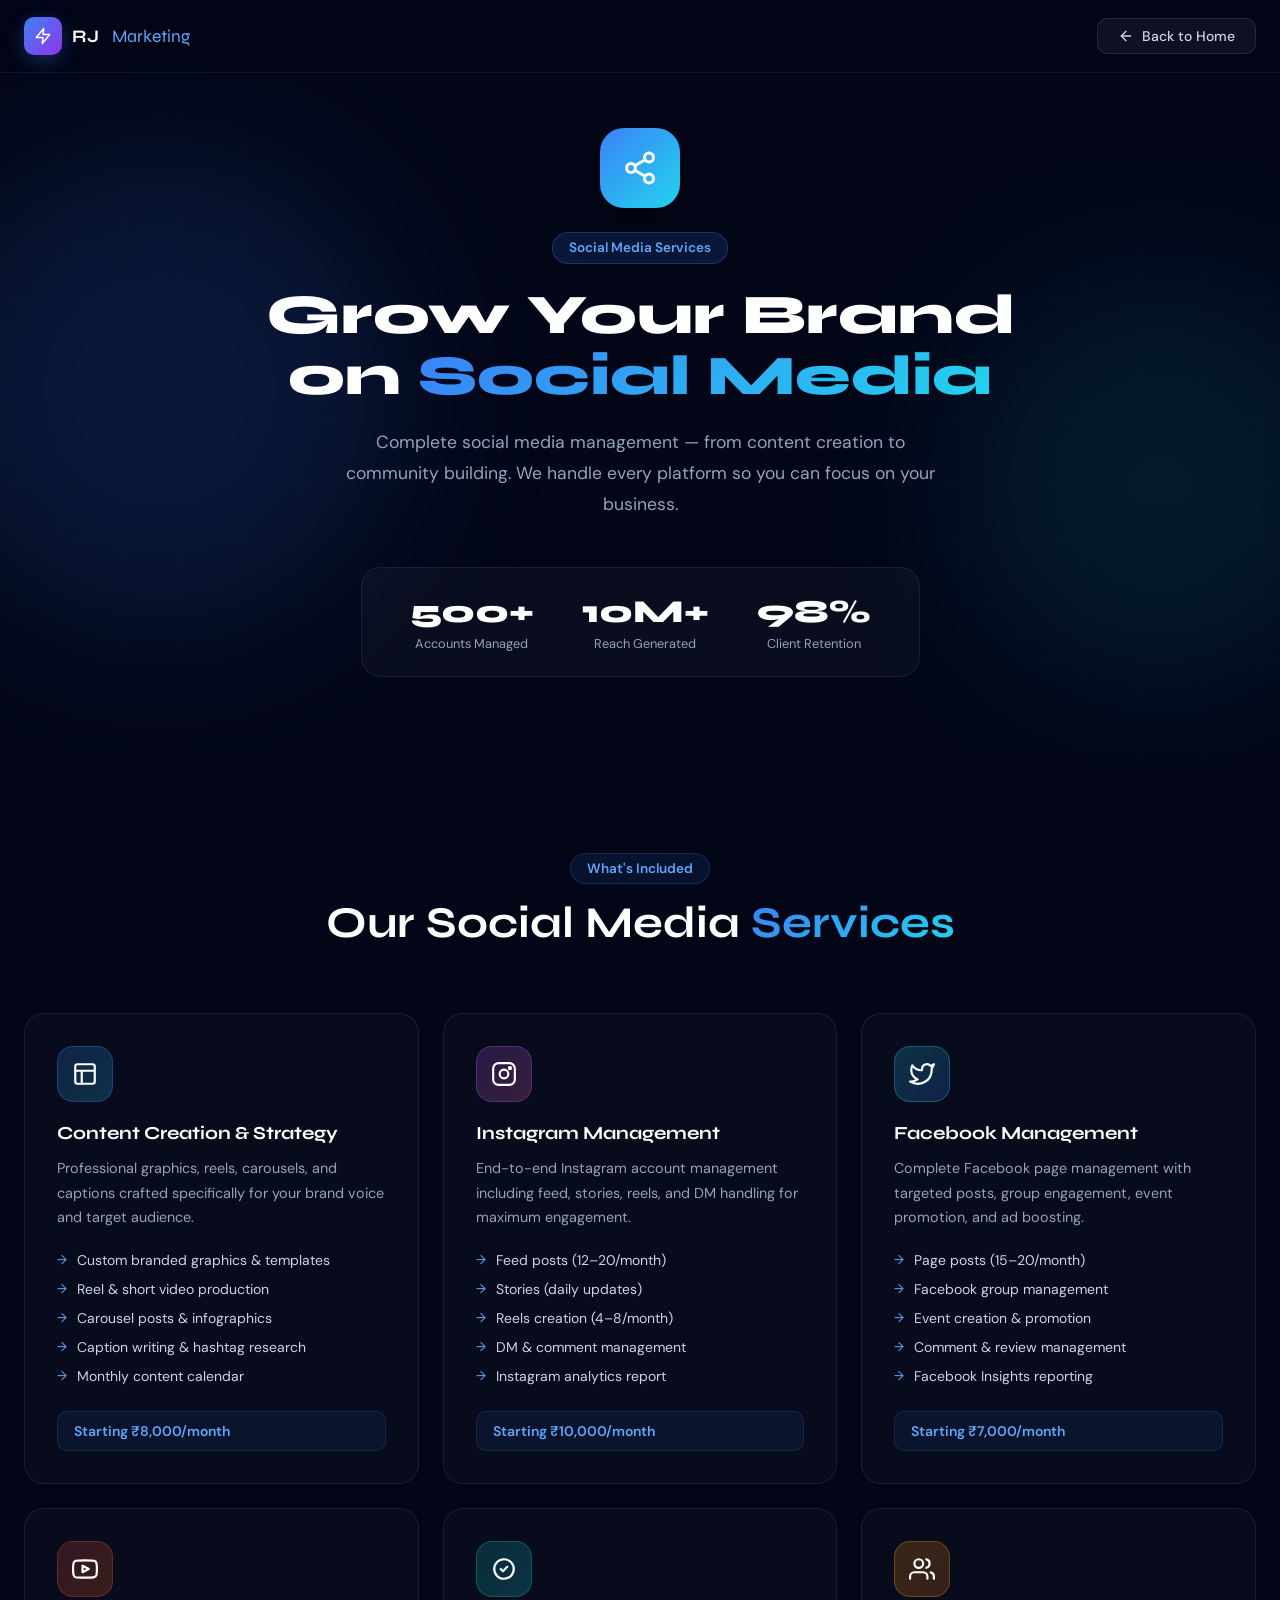
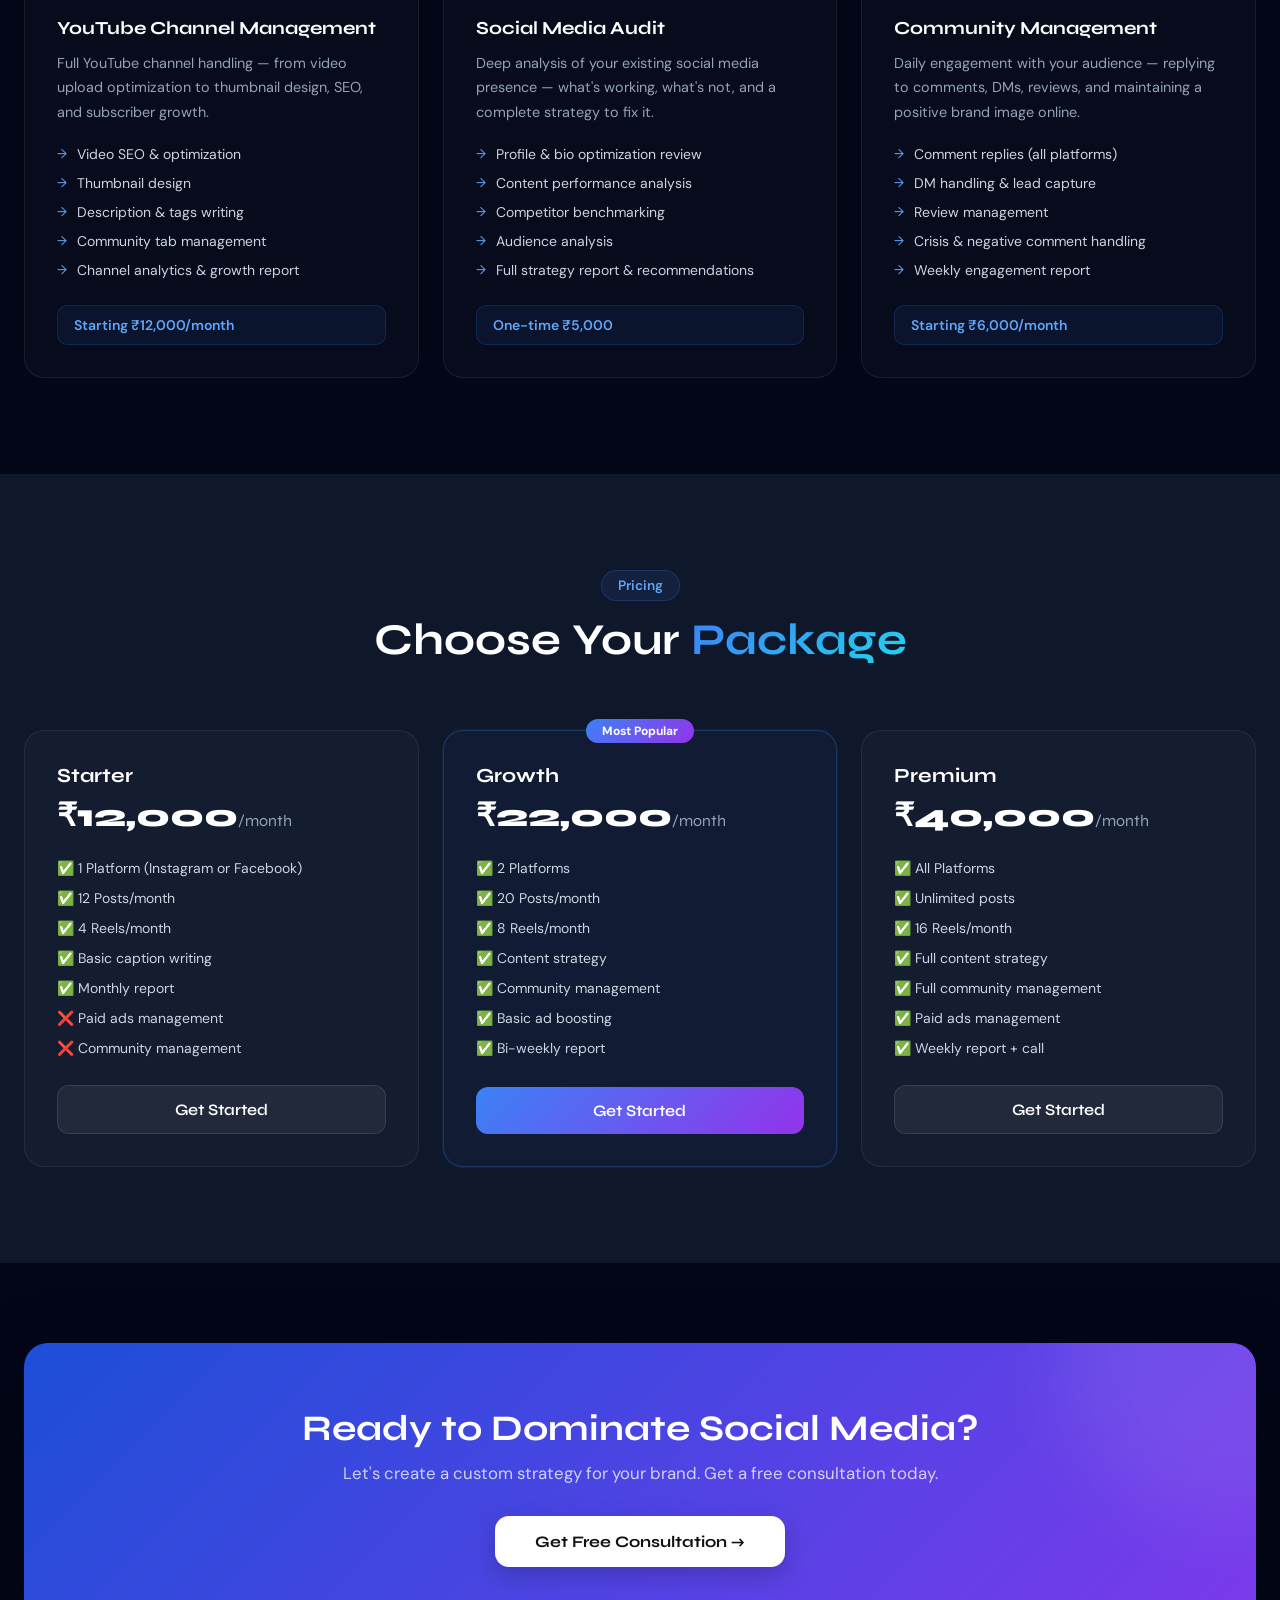
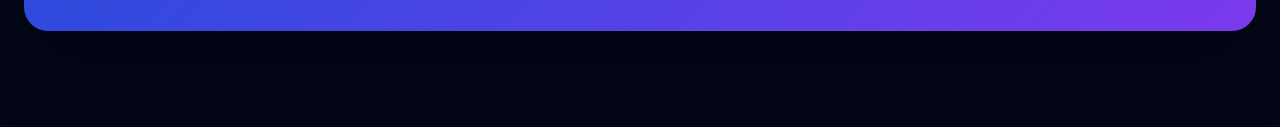
<file: social-media.html>
<!DOCTYPE html>
<html lang="en">
<head>
  <meta charset="UTF-8" />
  <meta name="viewport" content="width=device-width, initial-scale=1.0"/>
  <title>Social Media Services — RJ Marketing</title>
  <link rel="preconnect" href="https://fonts.googleapis.com">
  <link href="https://fonts.googleapis.com/css2?family=Syne:wght@400;500;600;700;800&family=DM+Sans:ital,opsz,wght@0,9..40,300;0,9..40,400;0,9..40,500;1,9..40,300&display=swap" rel="stylesheet">
  <link rel="stylesheet" href="service-style.css">
</head>
<body>

<!-- NAVBAR -->
<nav id="navbar">
  <div class="container">
    <div class="nav-inner">
      <a class="nav-logo" href="index.html">
        <div class="nav-logo-icon">
          <svg viewBox="0 0 24 24"><polygon points="13 2 3 14 12 14 11 22 21 10 12 10 13 2"/></svg>
        </div>
        <span class="bold">RJ</span><span class="light">Marketing</span>
      </a>
      <a href="index.html" class="btn-back">
        <svg viewBox="0 0 24 24"><line x1="19" y1="12" x2="5" y2="12"/><polyline points="12 19 5 12 12 5"/></svg>
        Back to Home
      </a>
    </div>
  </div>
</nav>

<!-- HERO -->
<section class="service-hero" style="--accent:#3b82f6;--accent2:#22d3ee;">
  <div class="hero-blobs">
    <div class="blob b1" style="background:rgba(59,130,246,0.15)"></div>
    <div class="blob b2" style="background:rgba(34,211,238,0.1)"></div>
  </div>
  <div class="container hero-content">
    <div class="hero-icon-wrap" style="background:linear-gradient(135deg,#3b82f6,#22d3ee);">
      <svg viewBox="0 0 24 24"><circle cx="18" cy="5" r="3"/><circle cx="6" cy="12" r="3"/><circle cx="18" cy="19" r="3"/><line x1="8.59" y1="13.51" x2="15.42" y2="17.49"/><line x1="15.41" y1="6.51" x2="8.59" y2="10.49"/></svg>
    </div>
    <div class="hero-badge" style="background:rgba(59,130,246,0.15);border-color:rgba(59,130,246,0.3);color:#60a5fa;">Social Media Services</div>
    <h1>Grow Your Brand on <span style="background:linear-gradient(135deg,#3b82f6,#22d3ee);-webkit-background-clip:text;-webkit-text-fill-color:transparent;">Social Media</span></h1>
    <p>Complete social media management — from content creation to community building. We handle every platform so you can focus on your business.</p>
    <div class="hero-stats">
      <div class="hs"><span>500+</span><p>Accounts Managed</p></div>
      <div class="hs"><span>10M+</span><p>Reach Generated</p></div>
      <div class="hs"><span>98%</span><p>Client Retention</p></div>
    </div>
  </div>
</section>

<!-- SERVICES LIST -->
<section class="services-section">
  <div class="container">
    <div class="section-title fade-up">
      <span class="stag" style="background:rgba(59,130,246,0.1);border:1px solid rgba(59,130,246,0.2);color:#60a5fa;">What's Included</span>
      <h2>Our Social Media <span style="background:linear-gradient(135deg,#3b82f6,#22d3ee);-webkit-background-clip:text;-webkit-text-fill-color:transparent;">Services</span></h2>
    </div>

    <div class="services-grid">

      <div class="scard fade-up">
        <div class="scard-icon" style="background:linear-gradient(135deg,rgba(59,130,246,0.2),rgba(34,211,238,0.2));border:1px solid rgba(59,130,246,0.3);">
          <svg viewBox="0 0 24 24"><rect x="3" y="3" width="18" height="18" rx="2"/><path d="M3 9h18M9 21V9"/></svg>
        </div>
        <h3>Content Creation & Strategy</h3>
        <p>Professional graphics, reels, carousels, and captions crafted specifically for your brand voice and target audience.</p>
        <ul class="feature-list">
          <li>Custom branded graphics & templates</li>
          <li>Reel & short video production</li>
          <li>Carousel posts & infographics</li>
          <li>Caption writing & hashtag research</li>
          <li>Monthly content calendar</li>
        </ul>
        <div class="price-tag">Starting ₹8,000/month</div>
      </div>

      <div class="scard fade-up" style="transition-delay:0.1s">
        <div class="scard-icon" style="background:linear-gradient(135deg,rgba(168,85,247,0.2),rgba(244,114,182,0.2));border:1px solid rgba(168,85,247,0.3);">
          <svg viewBox="0 0 24 24"><path d="M17 2H7a5 5 0 0 0-5 5v10a5 5 0 0 0 5 5h10a5 5 0 0 0 5-5V7a5 5 0 0 0-5-5z"/><circle cx="12" cy="12" r="4"/><circle cx="17.5" cy="6.5" r="1"/></svg>
        </div>
        <h3>Instagram Management</h3>
        <p>End-to-end Instagram account management including feed, stories, reels, and DM handling for maximum engagement.</p>
        <ul class="feature-list">
          <li>Feed posts (12–20/month)</li>
          <li>Stories (daily updates)</li>
          <li>Reels creation (4–8/month)</li>
          <li>DM & comment management</li>
          <li>Instagram analytics report</li>
        </ul>
        <div class="price-tag">Starting ₹10,000/month</div>
      </div>

      <div class="scard fade-up" style="transition-delay:0.2s">
        <div class="scard-icon" style="background:linear-gradient(135deg,rgba(34,211,238,0.2),rgba(59,130,246,0.2));border:1px solid rgba(34,211,238,0.3);">
          <svg viewBox="0 0 24 24"><path d="M23 3a10.9 10.9 0 0 1-3.14 1.53 4.48 4.48 0 0 0-7.86 3v1A10.66 10.66 0 0 1 3 4s-4 9 5 13a11.64 11.64 0 0 1-7 2c9 5 20 0 20-11.5a4.5 4.5 0 0 0-.08-.83A7.72 7.72 0 0 0 23 3z"/></svg>
        </div>
        <h3>Facebook Management</h3>
        <p>Complete Facebook page management with targeted posts, group engagement, event promotion, and ad boosting.</p>
        <ul class="feature-list">
          <li>Page posts (15–20/month)</li>
          <li>Facebook group management</li>
          <li>Event creation & promotion</li>
          <li>Comment & review management</li>
          <li>Facebook Insights reporting</li>
        </ul>
        <div class="price-tag">Starting ₹7,000/month</div>
      </div>

      <div class="scard fade-up" style="transition-delay:0.3s">
        <div class="scard-icon" style="background:linear-gradient(135deg,rgba(239,68,68,0.2),rgba(249,115,22,0.2));border:1px solid rgba(239,68,68,0.3);">
          <svg viewBox="0 0 24 24"><path d="M22.54 6.42a2.78 2.78 0 0 0-1.95-1.96C18.88 4 12 4 12 4s-6.88 0-8.59.46a2.78 2.78 0 0 0-1.95 1.96A29 29 0 0 0 1 12a29 29 0 0 0 .46 5.58A2.78 2.78 0 0 0 3.41 19.6C5.12 20 12 20 12 20s6.88 0 8.59-.46a2.78 2.78 0 0 0 1.95-1.95A29 29 0 0 0 23 12a29 29 0 0 0-.46-5.58z"/><polygon points="9.75 15.02 15.5 12 9.75 8.98 9.75 15.02"/></svg>
        </div>
        <h3>YouTube Channel Management</h3>
        <p>Full YouTube channel handling — from video upload optimization to thumbnail design, SEO, and subscriber growth.</p>
        <ul class="feature-list">
          <li>Video SEO & optimization</li>
          <li>Thumbnail design</li>
          <li>Description & tags writing</li>
          <li>Community tab management</li>
          <li>Channel analytics & growth report</li>
        </ul>
        <div class="price-tag">Starting ₹12,000/month</div>
      </div>

      <div class="scard fade-up" style="transition-delay:0.1s">
        <div class="scard-icon" style="background:linear-gradient(135deg,rgba(20,184,166,0.2),rgba(34,211,238,0.2));border:1px solid rgba(20,184,166,0.3);">
          <svg viewBox="0 0 24 24"><path d="M9 12l2 2 4-4m6 2a9 9 0 11-18 0 9 9 0 0118 0z"/></svg>
        </div>
        <h3>Social Media Audit</h3>
        <p>Deep analysis of your existing social media presence — what's working, what's not, and a complete strategy to fix it.</p>
        <ul class="feature-list">
          <li>Profile & bio optimization review</li>
          <li>Content performance analysis</li>
          <li>Competitor benchmarking</li>
          <li>Audience analysis</li>
          <li>Full strategy report & recommendations</li>
        </ul>
        <div class="price-tag">One-time ₹5,000</div>
      </div>

      <div class="scard fade-up" style="transition-delay:0.2s">
        <div class="scard-icon" style="background:linear-gradient(135deg,rgba(245,158,11,0.2),rgba(249,115,22,0.2));border:1px solid rgba(245,158,11,0.3);">
          <svg viewBox="0 0 24 24"><path d="M17 21v-2a4 4 0 0 0-4-4H5a4 4 0 0 0-4 4v2"/><circle cx="9" cy="7" r="4"/><path d="M23 21v-2a4 4 0 0 0-3-3.87"/><path d="M16 3.13a4 4 0 0 1 0 7.75"/></svg>
        </div>
        <h3>Community Management</h3>
        <p>Daily engagement with your audience — replying to comments, DMs, reviews, and maintaining a positive brand image online.</p>
        <ul class="feature-list">
          <li>Comment replies (all platforms)</li>
          <li>DM handling & lead capture</li>
          <li>Review management</li>
          <li>Crisis & negative comment handling</li>
          <li>Weekly engagement report</li>
        </ul>
        <div class="price-tag">Starting ₹6,000/month</div>
      </div>

    </div>
  </div>
</section>

<!-- PACKAGES -->
<section class="packages-section">
  <div class="container">
    <div class="section-title fade-up">
      <span class="stag" style="background:rgba(59,130,246,0.1);border:1px solid rgba(59,130,246,0.2);color:#60a5fa;">Pricing</span>
      <h2>Choose Your <span style="background:linear-gradient(135deg,#3b82f6,#22d3ee);-webkit-background-clip:text;-webkit-text-fill-color:transparent;">Package</span></h2>
    </div>
    <div class="pkg-grid">
      <div class="pkg-card fade-up">
        <div class="pkg-header">
          <h3>Starter</h3>
          <div class="pkg-price">₹12,000<span>/month</span></div>
        </div>
        <ul>
          <li>✅ 1 Platform (Instagram or Facebook)</li>
          <li>✅ 12 Posts/month</li>
          <li>✅ 4 Reels/month</li>
          <li>✅ Basic caption writing</li>
          <li>✅ Monthly report</li>
          <li>❌ Paid ads management</li>
          <li>❌ Community management</li>
        </ul>
        <a href="index.html#contact" class="pkg-btn">Get Started</a>
      </div>
      <div class="pkg-card featured fade-up" style="transition-delay:0.1s">
        <div class="pkg-badge">Most Popular</div>
        <div class="pkg-header">
          <h3>Growth</h3>
          <div class="pkg-price">₹22,000<span>/month</span></div>
        </div>
        <ul>
          <li>✅ 2 Platforms</li>
          <li>✅ 20 Posts/month</li>
          <li>✅ 8 Reels/month</li>
          <li>✅ Content strategy</li>
          <li>✅ Community management</li>
          <li>✅ Basic ad boosting</li>
          <li>✅ Bi-weekly report</li>
        </ul>
        <a href="index.html#contact" class="pkg-btn featured-btn">Get Started</a>
      </div>
      <div class="pkg-card fade-up" style="transition-delay:0.2s">
        <div class="pkg-header">
          <h3>Premium</h3>
          <div class="pkg-price">₹40,000<span>/month</span></div>
        </div>
        <ul>
          <li>✅ All Platforms</li>
          <li>✅ Unlimited posts</li>
          <li>✅ 16 Reels/month</li>
          <li>✅ Full content strategy</li>
          <li>✅ Full community management</li>
          <li>✅ Paid ads management</li>
          <li>✅ Weekly report + call</li>
        </ul>
        <a href="index.html#contact" class="pkg-btn">Get Started</a>
      </div>
    </div>
  </div>
</section>

<!-- CTA -->
<section class="cta-section">
  <div class="container">
    <div class="cta-box fade-up" style="background:linear-gradient(135deg,#1d4ed8,#7c3aed);">
      <h2>Ready to Dominate Social Media?</h2>
      <p>Let's create a custom strategy for your brand. Get a free consultation today.</p>
      <a href="index.html#contact" class="cta-btn">Get Free Consultation →</a>
    </div>
  </div>
</section>

<script src="service-script.js"></script>
</body>
</html>
</file>
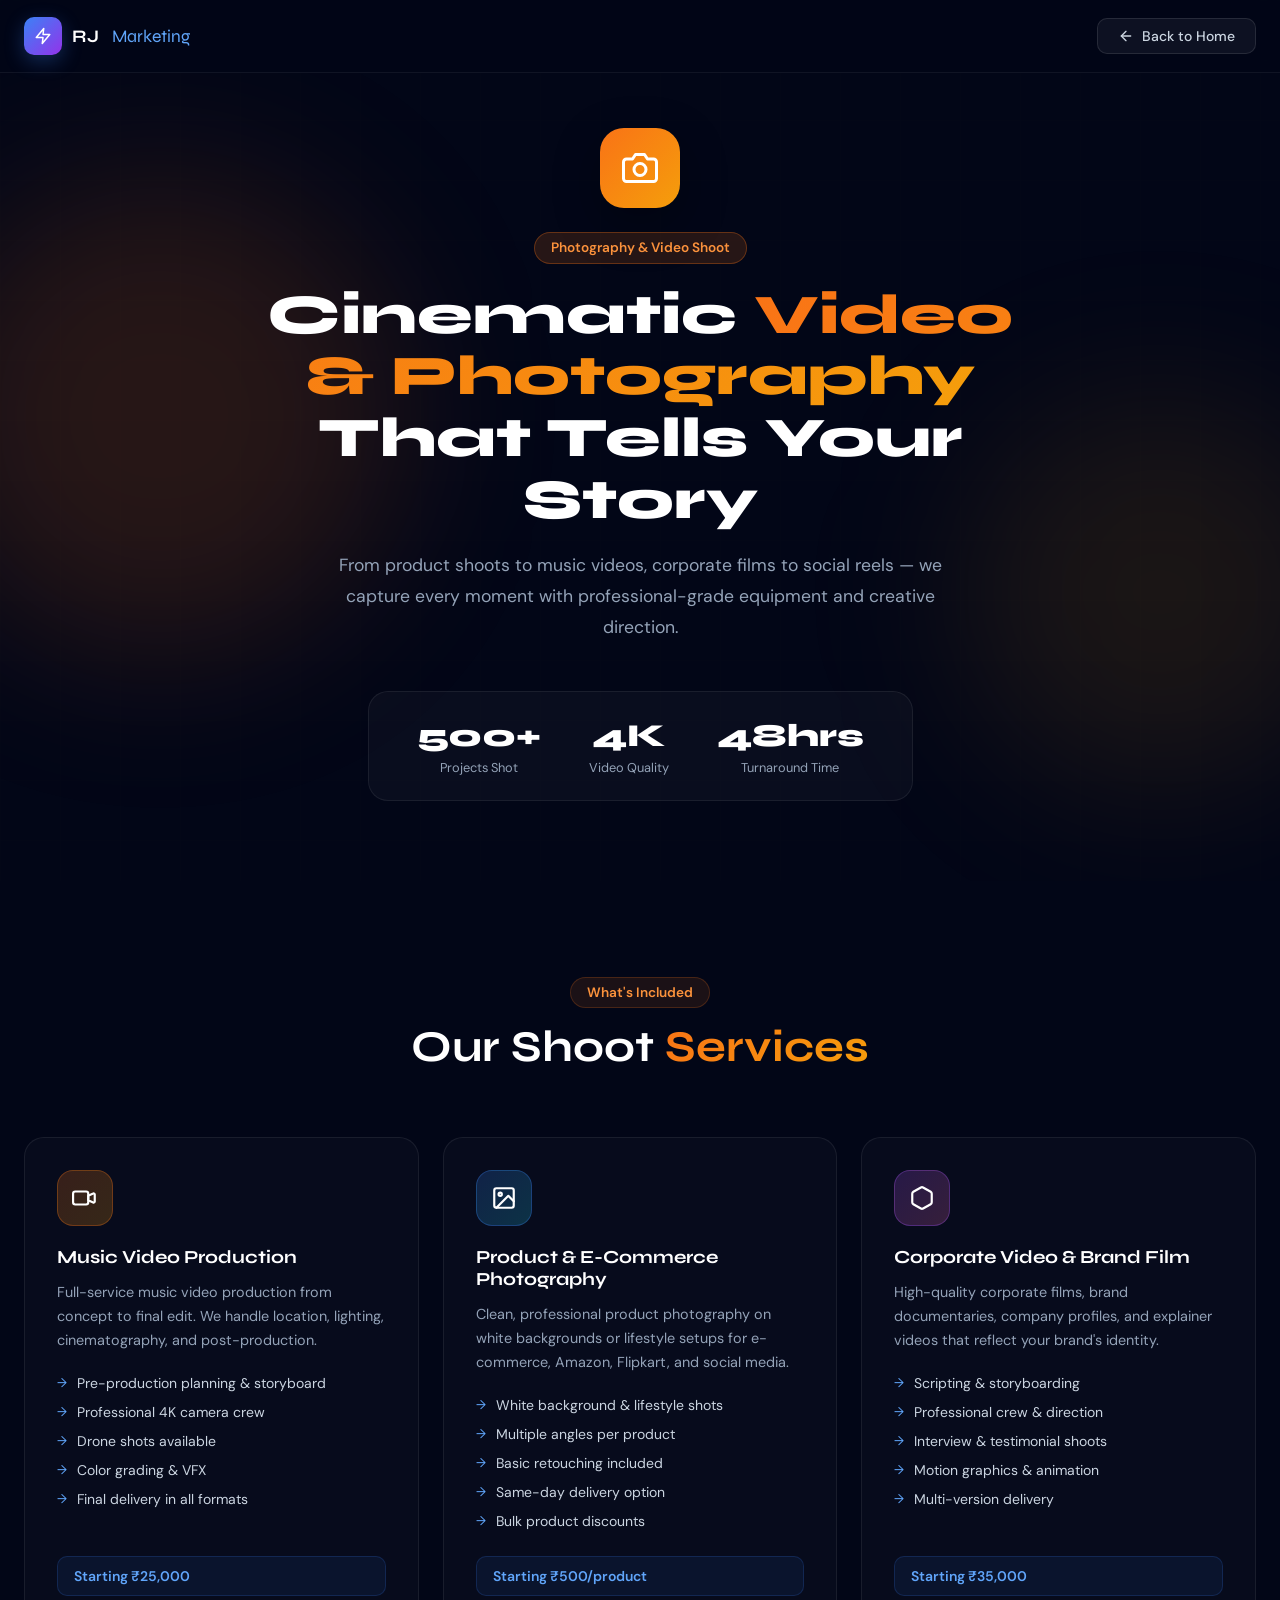
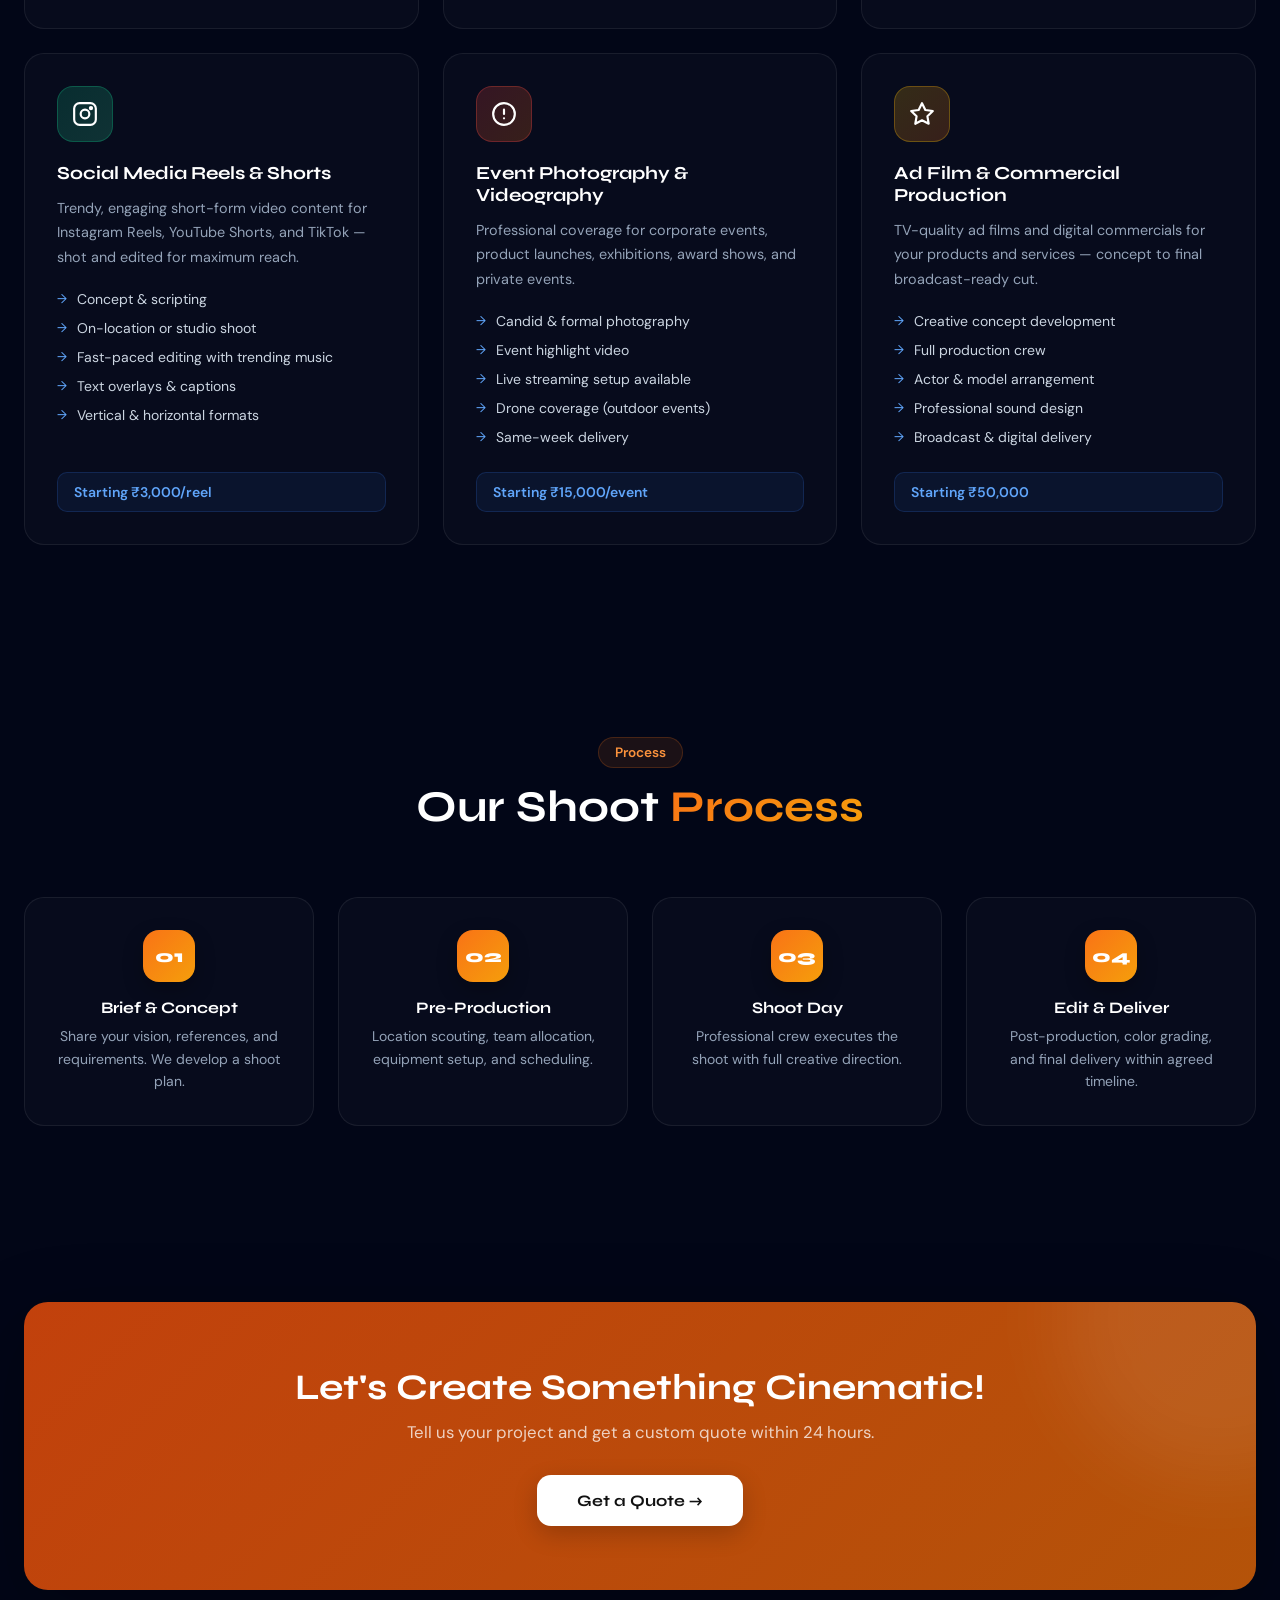
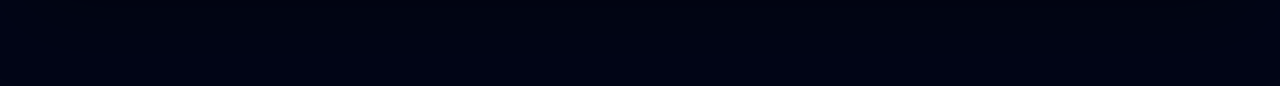
<file: video-shoot.html>
<!DOCTYPE html>
<html lang="en">
<head>
  <meta charset="UTF-8" />
  <meta name="viewport" content="width=device-width, initial-scale=1.0"/>
  <title>Video Shoot & Photography — RJ Marketing</title>
  <link rel="preconnect" href="https://fonts.googleapis.com">
  <link href="https://fonts.googleapis.com/css2?family=Syne:wght@400;500;600;700;800&family=DM+Sans:ital,opsz,wght@0,9..40,300;0,9..40,400;0,9..40,500;1,9..40,300&display=swap" rel="stylesheet">
  <link rel="stylesheet" href="service-style.css">
</head>
<body>

<nav id="navbar">
  <div class="container">
    <div class="nav-inner">
      <a class="nav-logo" href="index.html">
        <div class="nav-logo-icon">
          <svg viewBox="0 0 24 24"><polygon points="13 2 3 14 12 14 11 22 21 10 12 10 13 2"/></svg>
        </div>
        <span class="bold">RJ</span><span class="light">Marketing</span>
      </a>
      <a href="index.html" class="btn-back">
        <svg viewBox="0 0 24 24"><line x1="19" y1="12" x2="5" y2="12"/><polyline points="12 19 5 12 12 5"/></svg>
        Back to Home
      </a>
    </div>
  </div>
</nav>

<section class="service-hero">
  <div class="hero-blobs">
    <div class="blob b1" style="background:rgba(249,115,22,0.15)"></div>
    <div class="blob b2" style="background:rgba(245,158,11,0.1)"></div>
  </div>
  <div class="container hero-content">
    <div class="hero-icon-wrap" style="background:linear-gradient(135deg,#f97316,#f59e0b);">
      <svg viewBox="0 0 24 24"><path d="M23 19a2 2 0 0 1-2 2H3a2 2 0 0 1-2-2V8a2 2 0 0 1 2-2h4l2-3h6l2 3h4a2 2 0 0 1 2 2z"/><circle cx="12" cy="13" r="4"/></svg>
    </div>
    <div class="hero-badge" style="background:rgba(249,115,22,0.15);border-color:rgba(249,115,22,0.3);color:#fb923c;">Photography & Video Shoot</div>
    <h1>Cinematic <span style="background:linear-gradient(135deg,#f97316,#f59e0b);-webkit-background-clip:text;-webkit-text-fill-color:transparent;">Video & Photography</span> That Tells Your Story</h1>
    <p>From product shoots to music videos, corporate films to social reels — we capture every moment with professional-grade equipment and creative direction.</p>
    <div class="hero-stats">
      <div class="hs"><span>500+</span><p>Projects Shot</p></div>
      <div class="hs"><span>4K</span><p>Video Quality</p></div>
      <div class="hs"><span>48hrs</span><p>Turnaround Time</p></div>
    </div>
  </div>
</section>

<section class="services-section">
  <div class="container">
    <div class="section-title fade-up">
      <span class="stag" style="background:rgba(249,115,22,0.1);border:1px solid rgba(249,115,22,0.2);color:#fb923c;">What's Included</span>
      <h2>Our Shoot <span style="background:linear-gradient(135deg,#f97316,#f59e0b);-webkit-background-clip:text;-webkit-text-fill-color:transparent;">Services</span></h2>
    </div>

    <div class="services-grid">

      <div class="scard fade-up">
        <div class="scard-icon" style="background:linear-gradient(135deg,rgba(249,115,22,0.2),rgba(245,158,11,0.2));border:1px solid rgba(249,115,22,0.3);">
          <svg viewBox="0 0 24 24"><path d="M15 10l4.553-2.069A1 1 0 0 1 21 8.82v6.36a1 1 0 0 1-1.447.89L15 14v-4z"/><rect x="1" y="6" width="14" height="12" rx="2"/></svg>
        </div>
        <h3>Music Video Production</h3>
        <p>Full-service music video production from concept to final edit. We handle location, lighting, cinematography, and post-production.</p>
        <ul class="feature-list">
          <li>Pre-production planning & storyboard</li>
          <li>Professional 4K camera crew</li>
          <li>Drone shots available</li>
          <li>Color grading & VFX</li>
          <li>Final delivery in all formats</li>
        </ul>
        <div class="price-tag">Starting ₹25,000</div>
      </div>

      <div class="scard fade-up" style="transition-delay:0.1s">
        <div class="scard-icon" style="background:linear-gradient(135deg,rgba(59,130,246,0.2),rgba(34,211,238,0.2));border:1px solid rgba(59,130,246,0.3);">
          <svg viewBox="0 0 24 24"><rect x="3" y="3" width="18" height="18" rx="2"/><circle cx="8.5" cy="8.5" r="1.5"/><polyline points="21 15 16 10 5 21"/></svg>
        </div>
        <h3>Product & E-Commerce Photography</h3>
        <p>Clean, professional product photography on white backgrounds or lifestyle setups for e-commerce, Amazon, Flipkart, and social media.</p>
        <ul class="feature-list">
          <li>White background & lifestyle shots</li>
          <li>Multiple angles per product</li>
          <li>Basic retouching included</li>
          <li>Same-day delivery option</li>
          <li>Bulk product discounts</li>
        </ul>
        <div class="price-tag">Starting ₹500/product</div>
      </div>

      <div class="scard fade-up" style="transition-delay:0.2s">
        <div class="scard-icon" style="background:linear-gradient(135deg,rgba(168,85,247,0.2),rgba(244,114,182,0.2));border:1px solid rgba(168,85,247,0.3);">
          <svg viewBox="0 0 24 24"><path d="M21 16V8a2 2 0 0 0-1-1.73l-7-4a2 2 0 0 0-2 0l-7 4A2 2 0 0 0 3 8v8a2 2 0 0 0 1 1.73l7 4a2 2 0 0 0 2 0l7-4A2 2 0 0 0 21 16z"/></svg>
        </div>
        <h3>Corporate Video & Brand Film</h3>
        <p>High-quality corporate films, brand documentaries, company profiles, and explainer videos that reflect your brand's identity.</p>
        <ul class="feature-list">
          <li>Scripting & storyboarding</li>
          <li>Professional crew & direction</li>
          <li>Interview & testimonial shoots</li>
          <li>Motion graphics & animation</li>
          <li>Multi-version delivery</li>
        </ul>
        <div class="price-tag">Starting ₹35,000</div>
      </div>

      <div class="scard fade-up" style="transition-delay:0.3s">
        <div class="scard-icon" style="background:linear-gradient(135deg,rgba(16,185,129,0.2),rgba(52,211,153,0.2));border:1px solid rgba(16,185,129,0.3);">
          <svg viewBox="0 0 24 24"><path d="M17 2H7a5 5 0 0 0-5 5v10a5 5 0 0 0 5 5h10a5 5 0 0 0 5-5V7a5 5 0 0 0-5-5z"/><circle cx="12" cy="12" r="4"/><circle cx="17.5" cy="6.5" r="1"/></svg>
        </div>
        <h3>Social Media Reels & Shorts</h3>
        <p>Trendy, engaging short-form video content for Instagram Reels, YouTube Shorts, and TikTok — shot and edited for maximum reach.</p>
        <ul class="feature-list">
          <li>Concept & scripting</li>
          <li>On-location or studio shoot</li>
          <li>Fast-paced editing with trending music</li>
          <li>Text overlays & captions</li>
          <li>Vertical & horizontal formats</li>
        </ul>
        <div class="price-tag">Starting ₹3,000/reel</div>
      </div>

      <div class="scard fade-up" style="transition-delay:0.1s">
        <div class="scard-icon" style="background:linear-gradient(135deg,rgba(239,68,68,0.2),rgba(249,115,22,0.2));border:1px solid rgba(239,68,68,0.3);">
          <svg viewBox="0 0 24 24"><circle cx="12" cy="12" r="10"/><line x1="12" y1="8" x2="12" y2="12"/><line x1="12" y1="16" x2="12.01" y2="16"/></svg>
        </div>
        <h3>Event Photography & Videography</h3>
        <p>Professional coverage for corporate events, product launches, exhibitions, award shows, and private events.</p>
        <ul class="feature-list">
          <li>Candid & formal photography</li>
          <li>Event highlight video</li>
          <li>Live streaming setup available</li>
          <li>Drone coverage (outdoor events)</li>
          <li>Same-week delivery</li>
        </ul>
        <div class="price-tag">Starting ₹15,000/event</div>
      </div>

      <div class="scard fade-up" style="transition-delay:0.2s">
        <div class="scard-icon" style="background:linear-gradient(135deg,rgba(234,179,8,0.2),rgba(249,115,22,0.2));border:1px solid rgba(234,179,8,0.3);">
          <svg viewBox="0 0 24 24"><polygon points="12 2 15.09 8.26 22 9.27 17 14.14 18.18 21.02 12 17.77 5.82 21.02 7 14.14 2 9.27 8.91 8.26 12 2"/></svg>
        </div>
        <h3>Ad Film & Commercial Production</h3>
        <p>TV-quality ad films and digital commercials for your products and services — concept to final broadcast-ready cut.</p>
        <ul class="feature-list">
          <li>Creative concept development</li>
          <li>Full production crew</li>
          <li>Actor & model arrangement</li>
          <li>Professional sound design</li>
          <li>Broadcast & digital delivery</li>
        </ul>
        <div class="price-tag">Starting ₹50,000</div>
      </div>

    </div>
  </div>
</section>

<section class="how-section">
  <div class="container">
    <div class="section-title fade-up">
      <span class="stag" style="background:rgba(249,115,22,0.1);border:1px solid rgba(249,115,22,0.2);color:#fb923c;">Process</span>
      <h2>Our Shoot <span style="background:linear-gradient(135deg,#f97316,#f59e0b);-webkit-background-clip:text;-webkit-text-fill-color:transparent;">Process</span></h2>
    </div>
    <div class="steps-grid">
      <div class="step fade-up"><div class="step-num" style="background:linear-gradient(135deg,#f97316,#f59e0b);">01</div><h4>Brief & Concept</h4><p>Share your vision, references, and requirements. We develop a shoot plan.</p></div>
      <div class="step fade-up" style="transition-delay:0.1s"><div class="step-num" style="background:linear-gradient(135deg,#f97316,#f59e0b);">02</div><h4>Pre-Production</h4><p>Location scouting, team allocation, equipment setup, and scheduling.</p></div>
      <div class="step fade-up" style="transition-delay:0.2s"><div class="step-num" style="background:linear-gradient(135deg,#f97316,#f59e0b);">03</div><h4>Shoot Day</h4><p>Professional crew executes the shoot with full creative direction.</p></div>
      <div class="step fade-up" style="transition-delay:0.3s"><div class="step-num" style="background:linear-gradient(135deg,#f97316,#f59e0b);">04</div><h4>Edit & Deliver</h4><p>Post-production, color grading, and final delivery within agreed timeline.</p></div>
    </div>
  </div>
</section>

<section class="cta-section">
  <div class="container">
    <div class="cta-box fade-up" style="background:linear-gradient(135deg,#c2410c,#b45309);">
      <h2>Let's Create Something Cinematic!</h2>
      <p>Tell us your project and get a custom quote within 24 hours.</p>
      <a href="index.html#contact" class="cta-btn">Get a Quote →</a>
    </div>
  </div>
</section>

<script src="service-script.js"></script>
</body>
</html>
</file>
<file: service-style.css>
/* ═══════════════════════════════════════
   RJ Marketing — service-style.css
   Shared styles for all service pages
   ═══════════════════════════════════════ */

*, *::before, *::after { box-sizing: border-box; margin: 0; padding: 0; }

:root {
  --slate-950: #020617;
  --slate-900: #0f172a;
  --slate-800: #1e293b;
  --slate-700: #334155;
  --slate-500: #64748b;
  --slate-400: #94a3b8;
  --slate-300: #cbd5e1;
  --blue-400: #60a5fa;
  --blue-500: #3b82f6;
  --purple-600: #9333ea;
}

html { scroll-behavior: smooth; }
body { font-family: 'DM Sans', sans-serif; background: var(--slate-950); color: #fff; overflow-x: hidden; }
h1,h2,h3,h4 { font-family: 'Syne', sans-serif; }

::-webkit-scrollbar { width: 6px; }
::-webkit-scrollbar-track { background: var(--slate-950); }
::-webkit-scrollbar-thumb { background: var(--blue-500); border-radius: 3px; }

.container { max-width: 1280px; margin: 0 auto; padding: 0 1.5rem; }

/* ─── ANIMATIONS ─── */
.fade-up { opacity: 0; transform: translateY(30px); transition: opacity 0.6s ease, transform 0.6s ease; }
.fade-up.visible { opacity: 1; transform: translateY(0); }

@keyframes fadeInUp { from{opacity:0;transform:translateY(20px)} to{opacity:1;transform:translateY(0)} }
@keyframes float { 0%,100%{transform:translateY(0)} 50%{transform:translateY(-8px)} }

/* ════════════════════════
   NAVBAR
════════════════════════ */
#navbar {
  position: fixed; top: 0; left: 0; right: 0; z-index: 999;
  background: rgba(2,6,23,0.85); backdrop-filter: blur(20px);
  border-bottom: 1px solid rgba(255,255,255,0.06);
}
.nav-inner {
  display: flex; align-items: center; justify-content: space-between;
  height: 72px;
}
.nav-logo { display: flex; align-items: center; gap: 0.625rem; text-decoration: none; cursor: pointer; }
.nav-logo-icon {
  width: 38px; height: 38px; border-radius: 10px;
  background: linear-gradient(135deg, var(--blue-500), var(--purple-600));
  display: flex; align-items: center; justify-content: center;
  box-shadow: 0 6px 20px rgba(59,130,246,0.3);
}
.nav-logo-icon svg { width: 18px; height: 18px; stroke: #fff; fill: none; stroke-width: 2; stroke-linecap: round; stroke-linejoin: round; }
.nav-logo span.bold { font-family: 'Syne', sans-serif; font-size: 1.1rem; font-weight: 700; color: #fff; }
.nav-logo span.light { font-family: 'Syne', sans-serif; font-size: 1.1rem; font-weight: 300; color: var(--blue-400); margin-left: 3px; }

.btn-back {
  display: inline-flex; align-items: center; gap: 0.5rem;
  padding: 0.5rem 1.25rem;
  background: rgba(255,255,255,0.05); border: 1px solid rgba(255,255,255,0.1);
  color: var(--slate-300); font-size: 0.875rem; font-weight: 500;
  border-radius: 10px; text-decoration: none; transition: all 0.3s;
  font-family: 'DM Sans', sans-serif;
}
.btn-back:hover { background: rgba(255,255,255,0.1); color: #fff; }
.btn-back svg { width: 16px; height: 16px; stroke: currentColor; fill: none; stroke-width: 2; stroke-linecap: round; stroke-linejoin: round; }

/* ════════════════════════
   HERO
════════════════════════ */
.service-hero {
  position: relative; min-height: 75vh;
  display: flex; align-items: center;
  padding: 8rem 0 5rem;
  overflow: hidden;
  background: var(--slate-950);
}
.hero-blobs { position: absolute; inset: 0; pointer-events: none; }
.blob { position: absolute; border-radius: 50%; filter: blur(80px); }
.b1 { top: 20%; left: -5rem; width: 30rem; height: 30rem; }
.b2 { bottom: 10%; right: -5rem; width: 25rem; height: 25rem; }

/* subtle grid */
.service-hero::before {
  content: '';
  position: absolute; inset: 0; opacity: 0.025;
  background-image:
    linear-gradient(rgba(255,255,255,0.15) 1px, transparent 1px),
    linear-gradient(90deg, rgba(255,255,255,0.15) 1px, transparent 1px);
  background-size: 60px 60px;
  pointer-events: none;
}

.hero-content {
  position: relative; z-index: 10;
  display: flex; flex-direction: column; align-items: center;
  text-align: center;
}
.hero-icon-wrap {
  width: 80px; height: 80px; border-radius: 24px;
  display: flex; align-items: center; justify-content: center;
  margin-bottom: 1.5rem;
  box-shadow: 0 16px 48px rgba(0,0,0,0.3);
  animation: float 3s ease-in-out infinite;
}
.hero-icon-wrap svg { width: 36px; height: 36px; stroke: #fff; fill: none; stroke-width: 2; stroke-linecap: round; stroke-linejoin: round; }

.hero-badge {
  display: inline-block; padding: 0.4rem 1rem; border-radius: 999px;
  font-size: 0.85rem; font-weight: 600; border: 1px solid;
  margin-bottom: 1.25rem;
  animation: fadeInUp 0.6s ease 0.1s both;
}
.hero-content h1 {
  font-size: clamp(2rem, 5vw, 3.5rem); font-weight: 800; line-height: 1.1;
  color: #fff; max-width: 48rem;
  animation: fadeInUp 0.7s ease 0.2s both;
}
.hero-content > p {
  margin-top: 1.25rem; font-size: 1.1rem; color: var(--slate-400);
  max-width: 38rem; line-height: 1.75;
  animation: fadeInUp 0.7s ease 0.3s both;
}

.hero-stats {
  display: flex; gap: 3rem; margin-top: 3rem;
  padding: 1.5rem 3rem;
  background: rgba(255,255,255,0.03);
  border: 1px solid rgba(255,255,255,0.07);
  border-radius: 20px;
  animation: fadeInUp 0.7s ease 0.4s both;
}
.hs { text-align: center; }
.hs span { display: block; font-size: 2rem; font-weight: 800; color: #fff; font-family: 'Syne', sans-serif; }
.hs p { font-size: 0.8rem; color: var(--slate-400); margin-top: 0.25rem; }

/* ════════════════════════
   SERVICES SECTION
════════════════════════ */
.services-section { padding: 6rem 0; background: var(--slate-950); }

.section-title { text-align: center; margin-bottom: 4rem; }
.stag {
  display: inline-block; padding: 0.375rem 1rem;
  border-radius: 999px; font-size: 0.85rem; font-weight: 600;
  border: 1px solid; margin-bottom: 0.75rem;
}
.section-title h2 { font-size: clamp(1.75rem, 3.5vw, 2.75rem); font-weight: 700; color: #fff; }

.services-grid { display: grid; grid-template-columns: repeat(3, 1fr); gap: 1.5rem; }

.scard {
  background: rgba(255,255,255,0.025);
  border: 1px solid rgba(255,255,255,0.07);
  border-radius: 20px; padding: 2rem;
  transition: all 0.4s;
  display: flex; flex-direction: column;
}
.scard:hover {
  border-color: rgba(255,255,255,0.12);
  transform: translateY(-6px);
  box-shadow: 0 20px 50px rgba(0,0,0,0.25);
  background: rgba(255,255,255,0.04);
}

.scard-icon {
  width: 56px; height: 56px; border-radius: 16px;
  display: flex; align-items: center; justify-content: center;
  margin-bottom: 1.25rem;
}
.scard-icon svg { width: 26px; height: 26px; stroke: #fff; fill: none; stroke-width: 2; stroke-linecap: round; stroke-linejoin: round; }

.scard h3 { font-size: 1.15rem; font-weight: 700; color: #fff; margin-bottom: 0.75rem; }
.scard > p { font-size: 0.9rem; color: var(--slate-400); line-height: 1.7; margin-bottom: 1.25rem; }

.feature-list { list-style: none; flex: 1; display: flex; flex-direction: column; gap: 0.5rem; margin-bottom: 1.5rem; }
.feature-list li {
  font-size: 0.875rem; color: var(--slate-300);
  padding-left: 1.25rem; position: relative; line-height: 1.5;
}
.feature-list li::before {
  content: '→'; position: absolute; left: 0;
  color: var(--blue-400); font-size: 0.8rem;
}

.price-tag {
  margin-top: auto;
  padding: 0.625rem 1rem;
  background: rgba(59,130,246,0.08);
  border: 1px solid rgba(59,130,246,0.18);
  border-radius: 10px;
  font-size: 0.875rem; font-weight: 600;
  color: var(--blue-400);
}

/* ════════════════════════
   PACKAGES
════════════════════════ */
.packages-section { padding: 6rem 0; background: var(--slate-900); }

.pkg-grid { display: grid; grid-template-columns: repeat(3, 1fr); gap: 1.5rem; margin-top: 0; }

.pkg-card {
  background: rgba(255,255,255,0.025);
  border: 1px solid rgba(255,255,255,0.07);
  border-radius: 20px; padding: 2rem;
  position: relative; transition: all 0.3s;
  display: flex; flex-direction: column;
}
.pkg-card:hover { transform: translateY(-4px); box-shadow: 0 16px 40px rgba(0,0,0,0.2); }
.pkg-card.featured {
  background: rgba(59,130,246,0.05);
  border-color: rgba(59,130,246,0.25);
  box-shadow: 0 0 0 1px rgba(59,130,246,0.1);
}

.pkg-badge {
  position: absolute; top: -12px; left: 50%; transform: translateX(-50%);
  background: linear-gradient(135deg, var(--blue-500), var(--purple-600));
  color: #fff; font-size: 0.75rem; font-weight: 700;
  padding: 0.25rem 1rem; border-radius: 999px;
  white-space: nowrap;
}

.pkg-header { margin-bottom: 1.5rem; }
.pkg-header h3 { font-size: 1.25rem; font-weight: 700; color: #fff; margin-bottom: 0.5rem; }
.pkg-price { font-size: 2rem; font-weight: 800; color: #fff; font-family: 'Syne', sans-serif; }
.pkg-price span { font-size: 1rem; font-weight: 400; color: var(--slate-400); }

.pkg-card ul { list-style: none; display: flex; flex-direction: column; gap: 0.75rem; flex: 1; margin-bottom: 1.75rem; }
.pkg-card ul li { font-size: 0.875rem; color: var(--slate-300); }

.pkg-btn {
  display: block; text-align: center;
  padding: 0.875rem; border-radius: 12px;
  background: rgba(255,255,255,0.06); border: 1px solid rgba(255,255,255,0.1);
  color: #fff; font-weight: 600; text-decoration: none;
  font-family: 'Syne', sans-serif; transition: all 0.3s;
}
.pkg-btn:hover { background: rgba(255,255,255,0.12); }
.pkg-btn.featured-btn { background: linear-gradient(135deg, var(--blue-500), var(--purple-600)); border: none; }
.pkg-btn.featured-btn:hover { box-shadow: 0 8px 24px rgba(59,130,246,0.3); transform: translateY(-2px); }

/* ════════════════════════
   HOW IT WORKS
════════════════════════ */
.how-section { padding: 6rem 0; background: var(--slate-950); }

.steps-grid { display: grid; grid-template-columns: repeat(4, 1fr); gap: 1.5rem; margin-top: 1rem; }

.step {
  background: rgba(255,255,255,0.025);
  border: 1px solid rgba(255,255,255,0.07);
  border-radius: 20px; padding: 2rem;
  text-align: center; transition: all 0.3s;
}
.step:hover { transform: translateY(-4px); border-color: rgba(255,255,255,0.12); }
.step-num {
  width: 52px; height: 52px; border-radius: 16px;
  display: flex; align-items: center; justify-content: center;
  font-size: 1.1rem; font-weight: 800; color: #fff;
  font-family: 'Syne', sans-serif;
  margin: 0 auto 1rem;
  box-shadow: 0 8px 20px rgba(0,0,0,0.25);
}
.step h4 { font-size: 1rem; font-weight: 700; color: #fff; margin-bottom: 0.5rem; }
.step p { font-size: 0.875rem; color: var(--slate-400); line-height: 1.6; }

/* ════════════════════════
   INFLUENCER TIERS
════════════════════════ */
.tiers-section { padding: 6rem 0; background: var(--slate-900); }
.tiers-grid { display: grid; grid-template-columns: repeat(4, 1fr); gap: 1.5rem; }

.tier-card {
  background: rgba(255,255,255,0.025);
  border: 1px solid rgba(255,255,255,0.07);
  border-radius: 20px; padding: 2rem;
  text-align: center; position: relative; transition: all 0.3s;
}
.tier-card:hover { transform: translateY(-4px); }
.tier-card.featured-tier { border-color: rgba(234,179,8,0.25); background: rgba(234,179,8,0.04); }
.tier-badge {
  position: absolute; top: -12px; left: 50%; transform: translateX(-50%);
  background: linear-gradient(135deg, #eab308, #f97316);
  color: #fff; font-size: 0.75rem; font-weight: 700;
  padding: 0.25rem 1rem; border-radius: 999px; white-space: nowrap;
}
.tier-icon {
  width: 56px; height: 56px; border-radius: 16px;
  display: flex; align-items: center; justify-content: center;
  font-size: 1.75rem; margin: 0 auto 1rem;
}
.tier-card h4 { font-size: 1.15rem; font-weight: 700; color: #fff; margin-bottom: 0.25rem; }
.tier-range { font-size: 0.8rem; color: var(--blue-400); font-weight: 600; margin-bottom: 0.75rem; }
.tier-card p { font-size: 0.875rem; color: var(--slate-400); line-height: 1.6; margin-bottom: 1rem; }
.tier-price { font-size: 0.875rem; font-weight: 700; color: #fff; padding: 0.5rem; background: rgba(255,255,255,0.05); border-radius: 8px; }

/* ════════════════════════
   CTA SECTION
════════════════════════ */
.cta-section { padding: 5rem 0 6rem; background: var(--slate-950); }
.cta-box {
  border-radius: 24px; padding: 4rem;
  text-align: center; position: relative; overflow: hidden;
  box-shadow: 0 24px 80px rgba(0,0,0,0.3);
}
.cta-box::before {
  content: ''; position: absolute;
  top: -50%; right: -10%; width: 20rem; height: 20rem;
  background: rgba(255,255,255,0.08); border-radius: 50%; filter: blur(40px);
}
.cta-box h2 { font-size: clamp(1.5rem, 3vw, 2.25rem); font-weight: 700; color: #fff; position: relative; }
.cta-box p { margin-top: 0.75rem; color: rgba(255,255,255,0.75); font-size: 1.05rem; position: relative; }
.cta-btn {
  display: inline-block; margin-top: 2rem;
  padding: 1rem 2.5rem;
  background: #fff; color: #111;
  font-weight: 700; font-size: 1rem; font-family: 'Syne', sans-serif;
  border-radius: 14px; text-decoration: none;
  transition: all 0.3s; position: relative;
  box-shadow: 0 8px 24px rgba(0,0,0,0.2);
}
.cta-btn:hover { background: #f0f9ff; transform: translateY(-2px); box-shadow: 0 12px 32px rgba(0,0,0,0.3); }

/* ════════════════════════
   RESPONSIVE
════════════════════════ */
@media (max-width: 1024px) {
  .services-grid { grid-template-columns: repeat(2, 1fr); }
  .pkg-grid { grid-template-columns: repeat(2, 1fr); }
  .steps-grid { grid-template-columns: repeat(2, 1fr); }
  .tiers-grid { grid-template-columns: repeat(2, 1fr); }
}

@media (max-width: 768px) {
  .hero-stats { flex-direction: column; gap: 1.5rem; padding: 1.5rem; }
  .services-grid { grid-template-columns: 1fr; }
  .pkg-grid { grid-template-columns: 1fr; }
  .steps-grid { grid-template-columns: 1fr; }
  .tiers-grid { grid-template-columns: 1fr 1fr; }
  .cta-box { padding: 2.5rem 1.5rem; }
  .hero-content h1 { font-size: 1.75rem; }
}

@media (max-width: 480px) {
  .tiers-grid { grid-template-columns: 1fr; }
  .hero-stats { gap: 1rem; }
}
</file>
<file: signin.css>
@import url('https://fonts.googleapis.com/css?family=Montserrat:400,800');

* {
	box-sizing: border-box;
}

body {
	background: #f3e0e2;
	display: flex;
	justify-content: center;
	align-items: center;
	flex-direction: column;
	font-family: 'Montserrat', sans-serif;
	height: 100vh;
	margin: -20px 0 50px;
}

h1 {
	font-weight: bold;
	margin: 0;
}

p {
	font-size: 14px;
	font-weight: 100;
	line-height: 20px;
	letter-spacing: 0.5px;
	margin: 20px 0 30px;
}

span {
	font-size: 12px;
}

a {
	color: #333;
	font-size: 14px;
	text-decoration: none;
	margin: 15px 0;
}

button {
	border-radius: 20px;
	border: 1px solid #FF4B2B;
	background-color: #FF4B2B;
	color: #FFFFFF;
	font-size: 12px;
	font-weight: bold;
	padding: 12px 45px;
	letter-spacing: 1px;
	text-transform: uppercase;
	transition: transform 80ms ease-in;
}

form {
	background-color: #FFFFFF;
	display: flex;
	align-items: center;
	justify-content: center;
	flex-direction: column;
	padding: 0 50px;
	height: 100%;
	text-align: center;
}

input {
	background-color: #eee;
	border: none;
	padding: 12px 15px;
	margin: 8px 0;
	width: 100%;
}

.container {
	background-color: #fff;
	border-radius: 10px;
  	box-shadow: 0 14px 28px rgba(0,0,0,0.25), 0 10px 10px rgba(0,0,0,0.22);
	position: relative;
	overflow: hidden;
	width: 768px;
	max-width: 100%;
	min-height: 480px;
}

.form-container {
	position: absolute;
	top: 0;
	height: 100%;
}

.log-in-container {
	left: 0;
	width: 50%;
	z-index: 2;
}


.overlay-container {
	position: absolute;
	top: 0;
	left: 50%;
	width: 50%;
	height: 100%;
}


.overlay {
	background: #FF416C;
	background: -webkit-linear-gradient(to right, #FF4B2B, #FF416C);
	background: linear-gradient(to right, #FF4B2B, #FF416C);
	background-repeat: no-repeat;
	background-size: cover;
	background-position: 0 0;
	color: #FFFFFF;
	position: relative;
	left: -100%;
	height: 100%;
	width: 200%;
}

.overlay-panel {
	position: absolute;
	display: flex;
	align-items: center;
	justify-content: center;
	flex-direction: column;
	padding: 0 40px;
	text-align: center;
	top: 0;
	height: 100%;
	width: 50%;
}


.overlay-right {
	right: 0;
}


.social-container {
	margin: 50px 0;
}

.social-container a {
	border: 1px solid #DDDDDD;
	border-radius: 50%;
	display: inline-flex;
	justify-content: center;
	align-items: center;
	margin: 0 5px;
	height: 40px;
	width: 40px;
}
</file>
